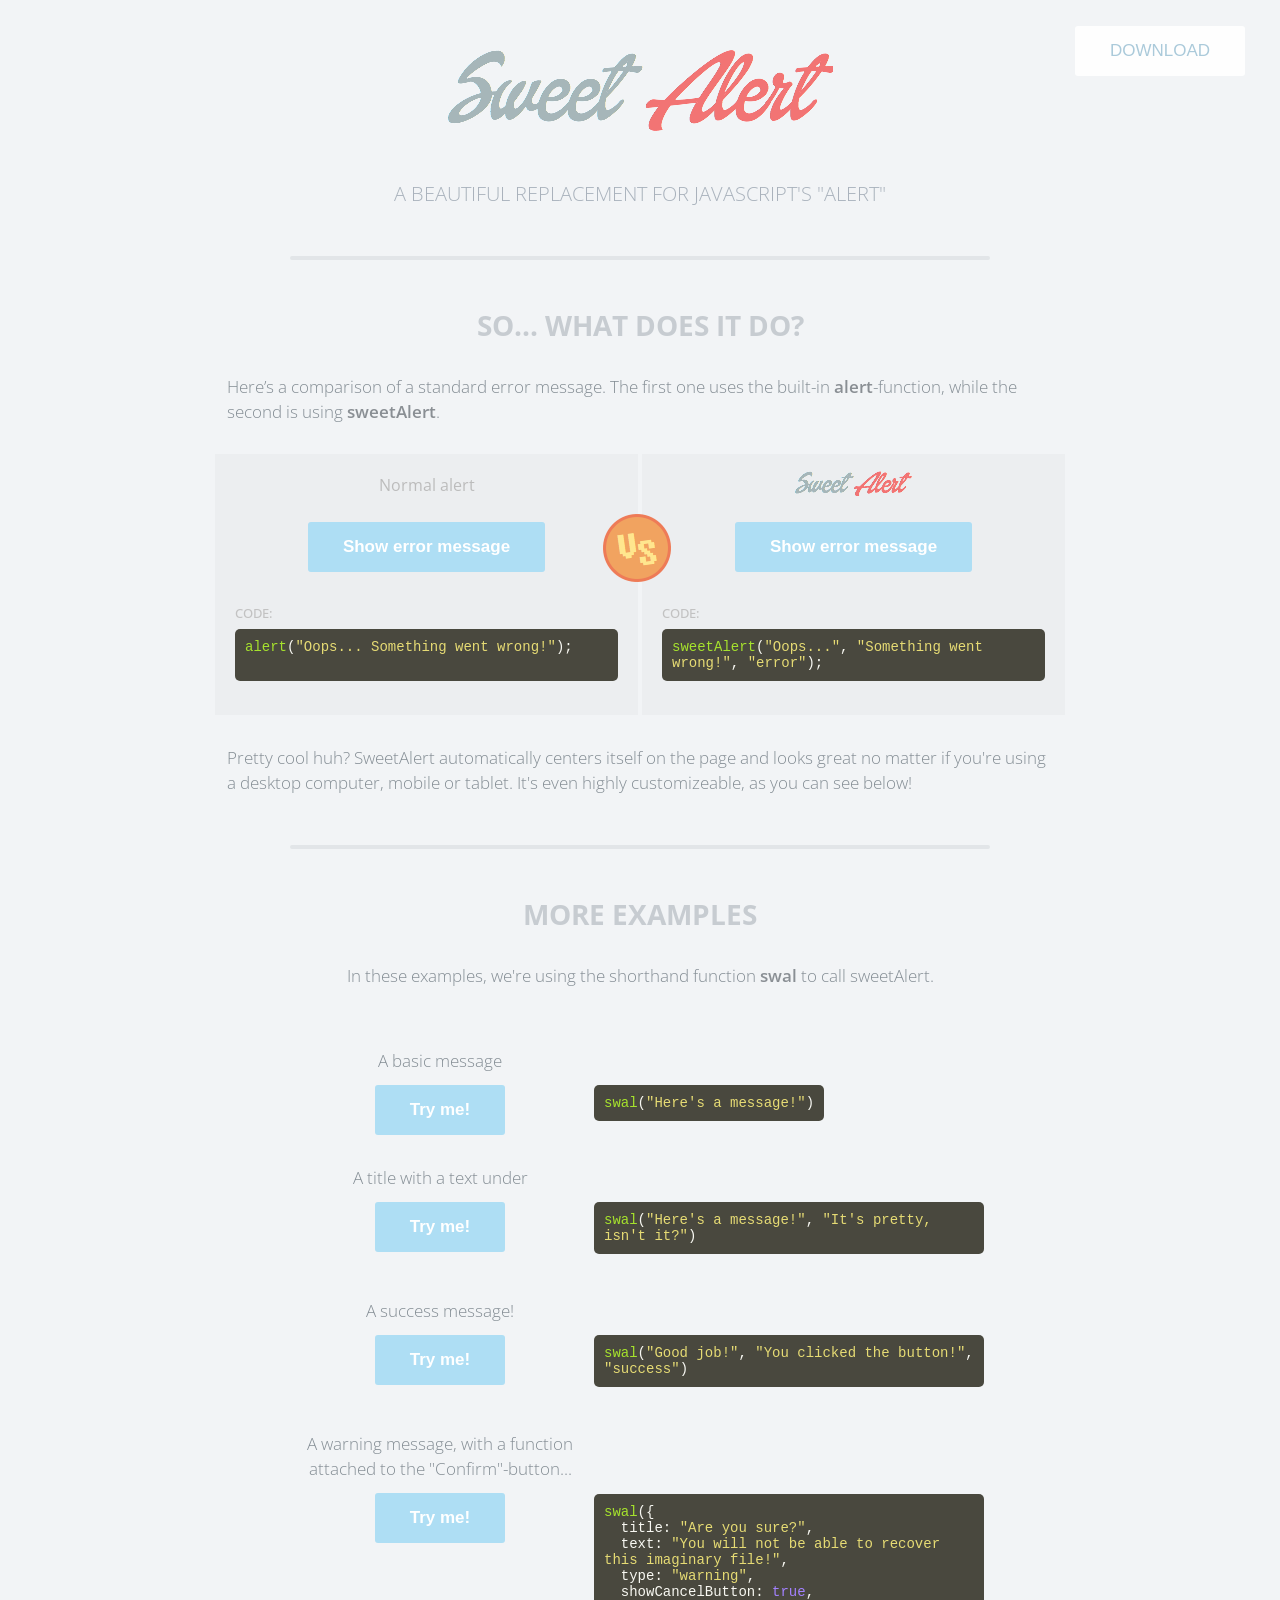
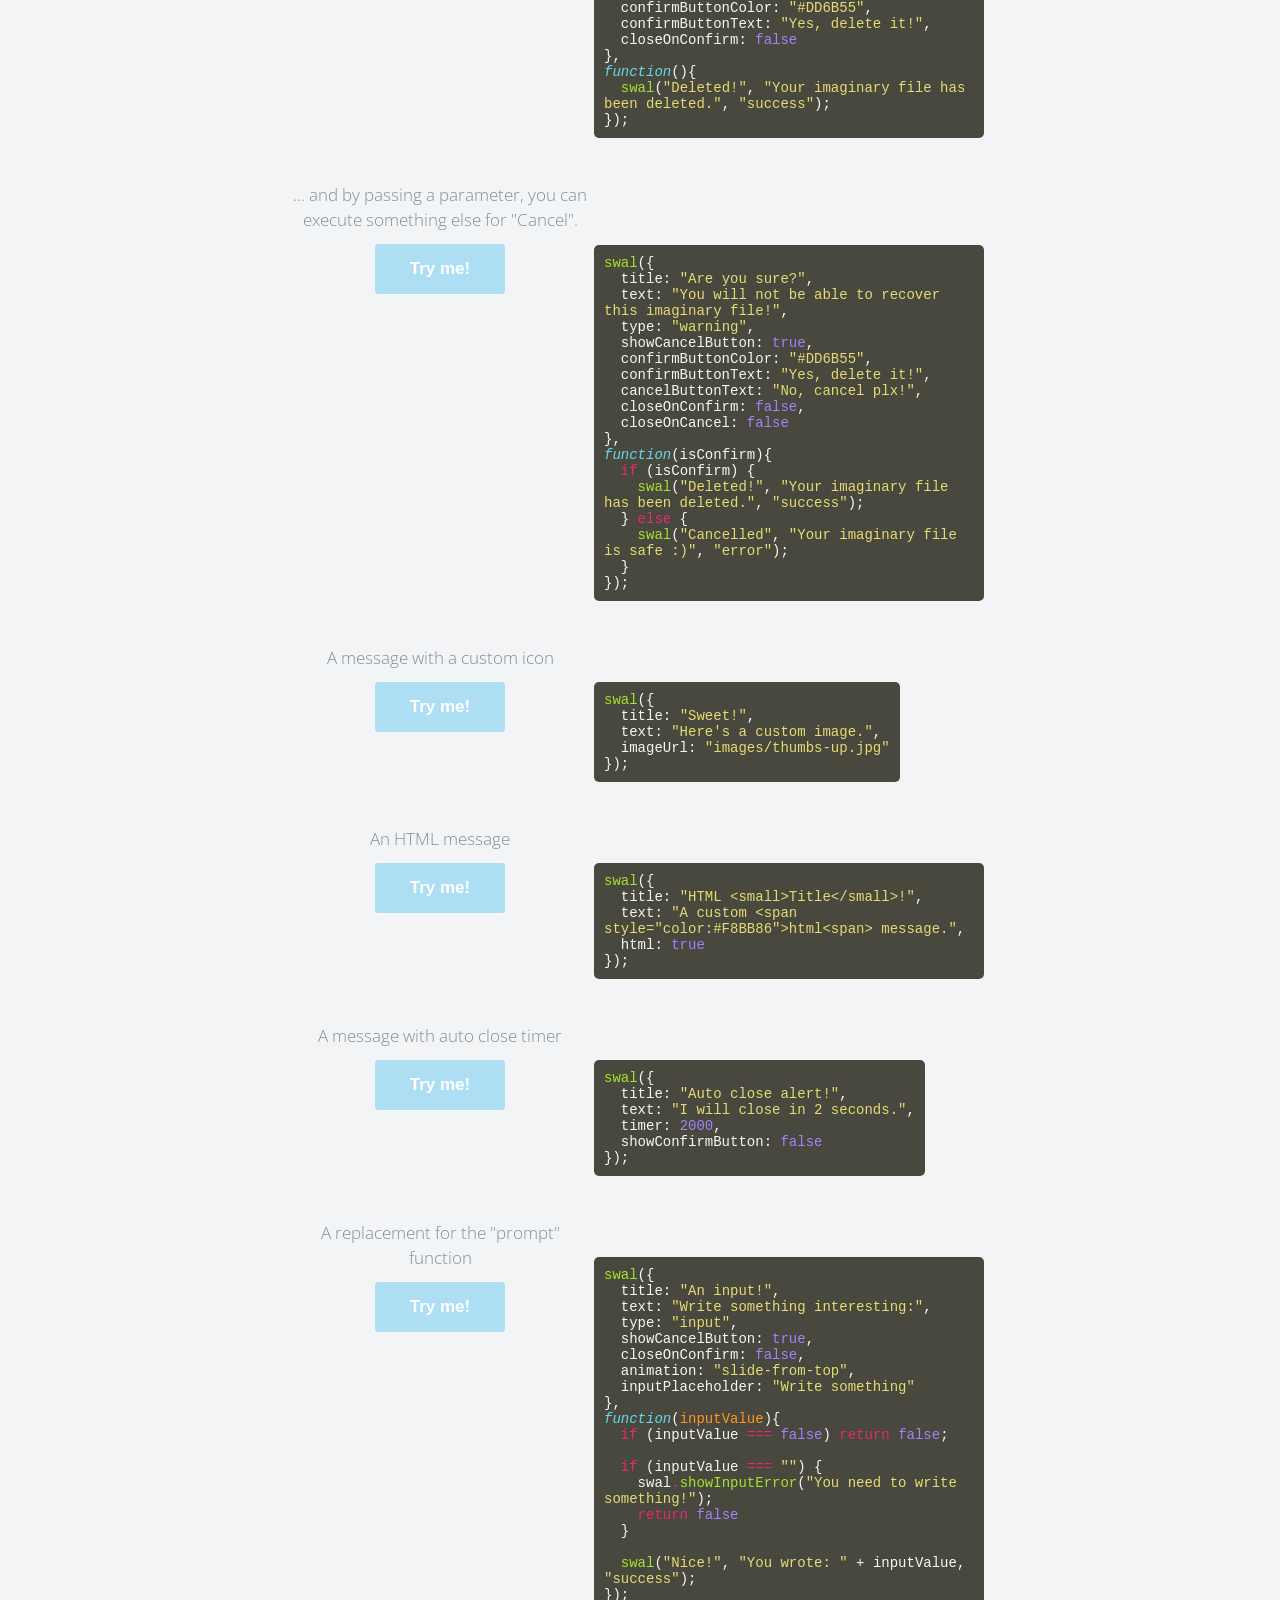
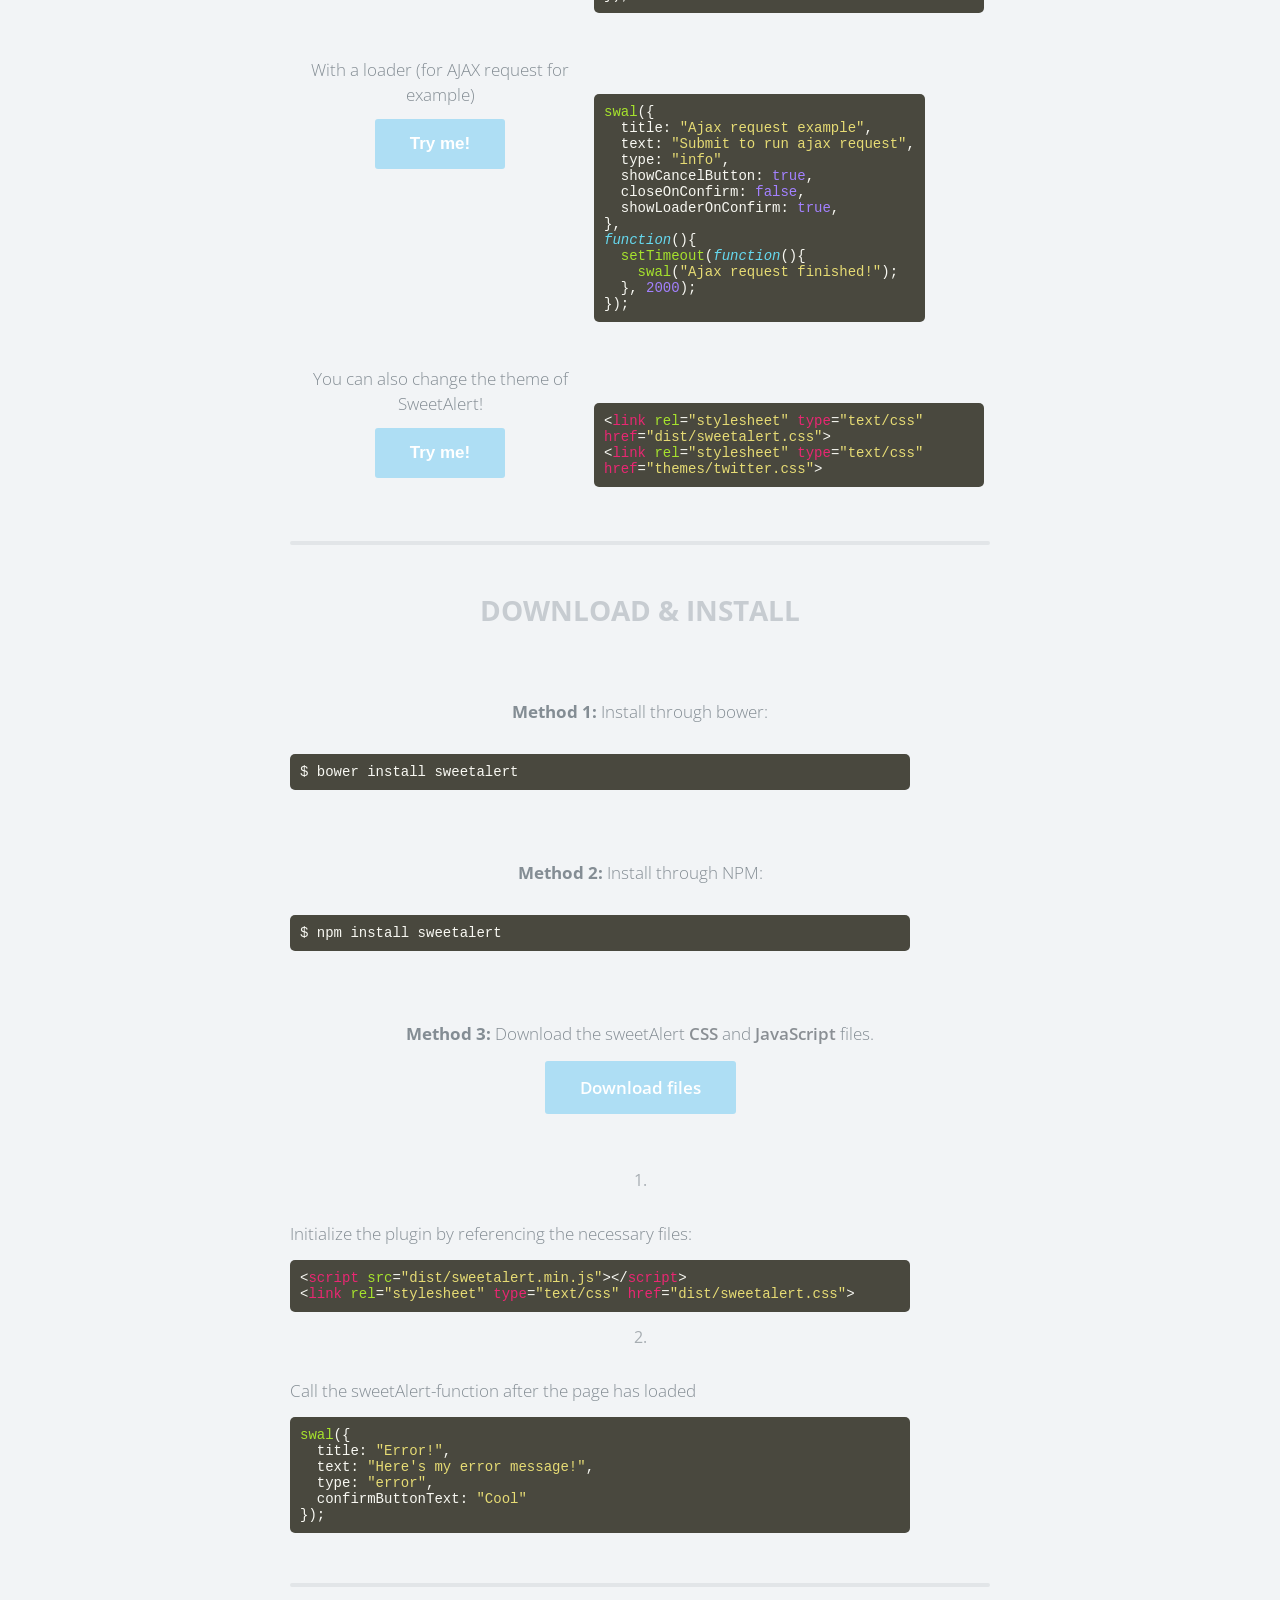
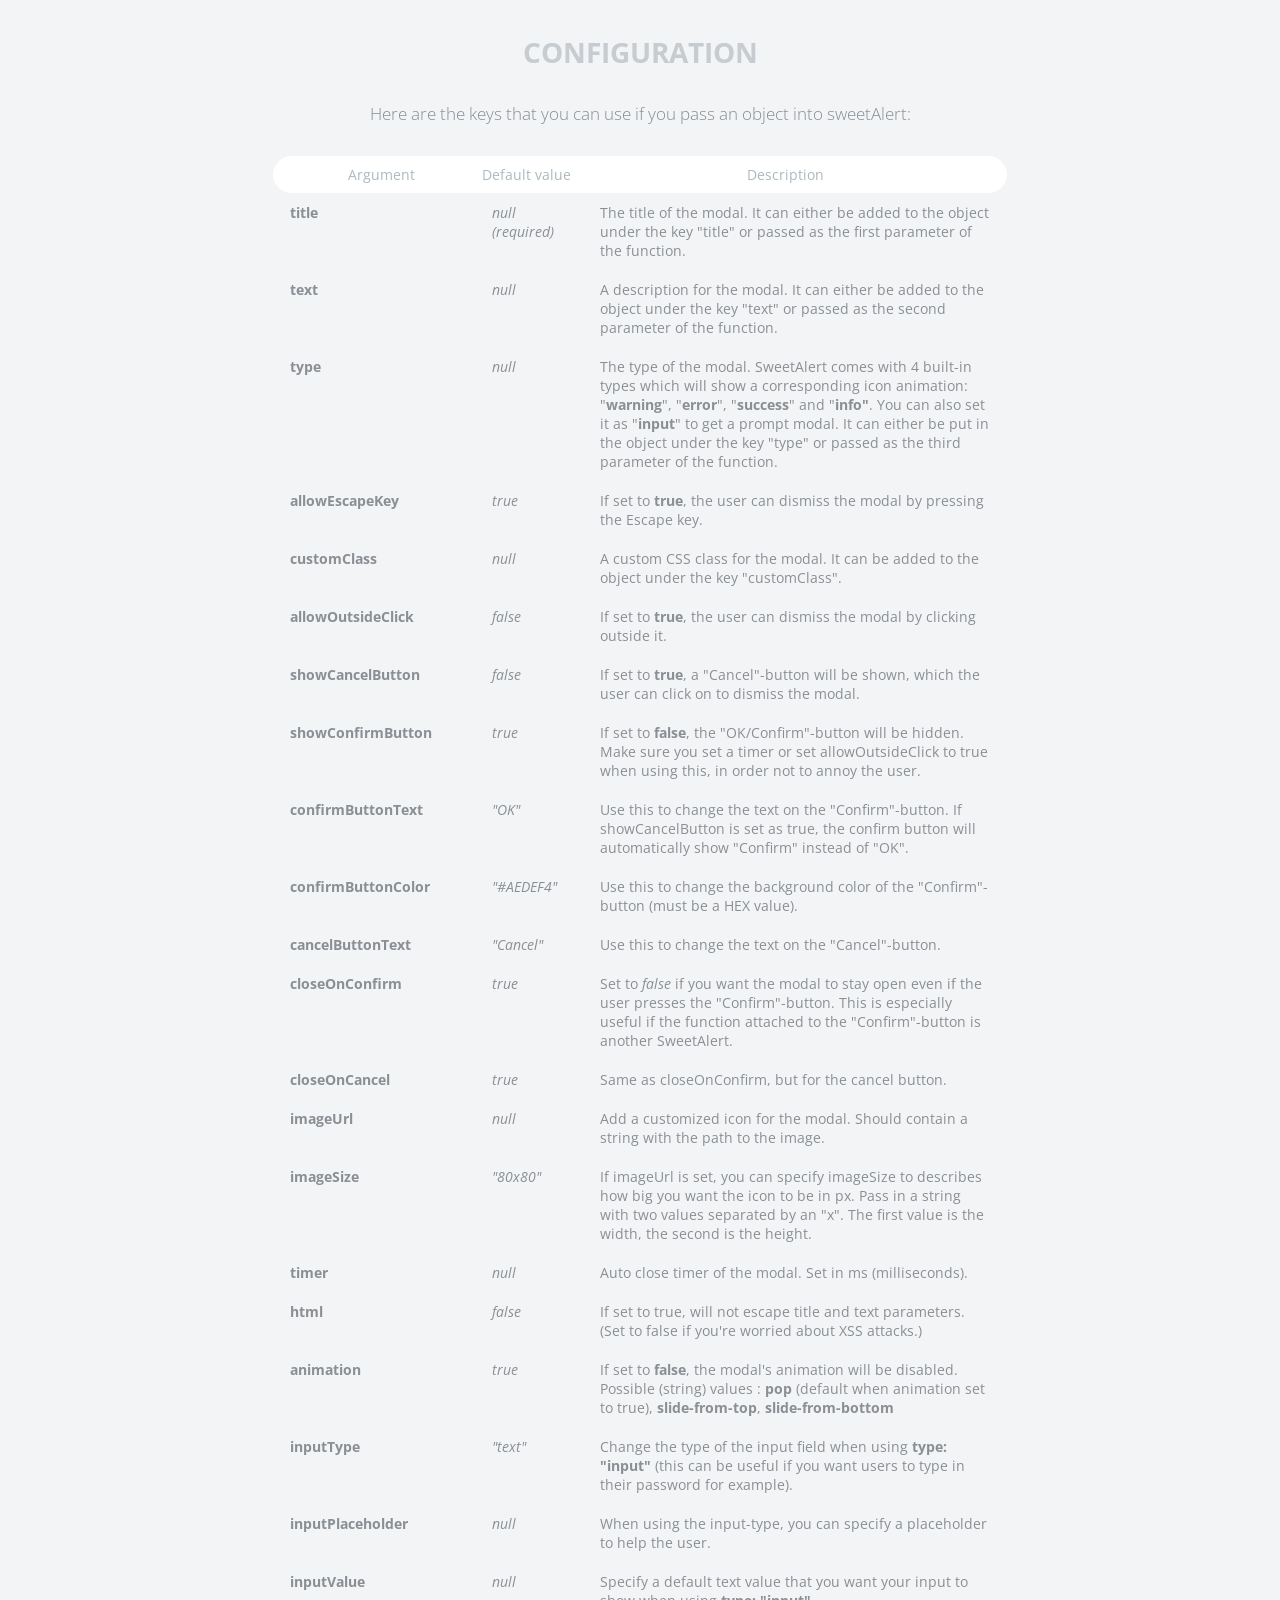
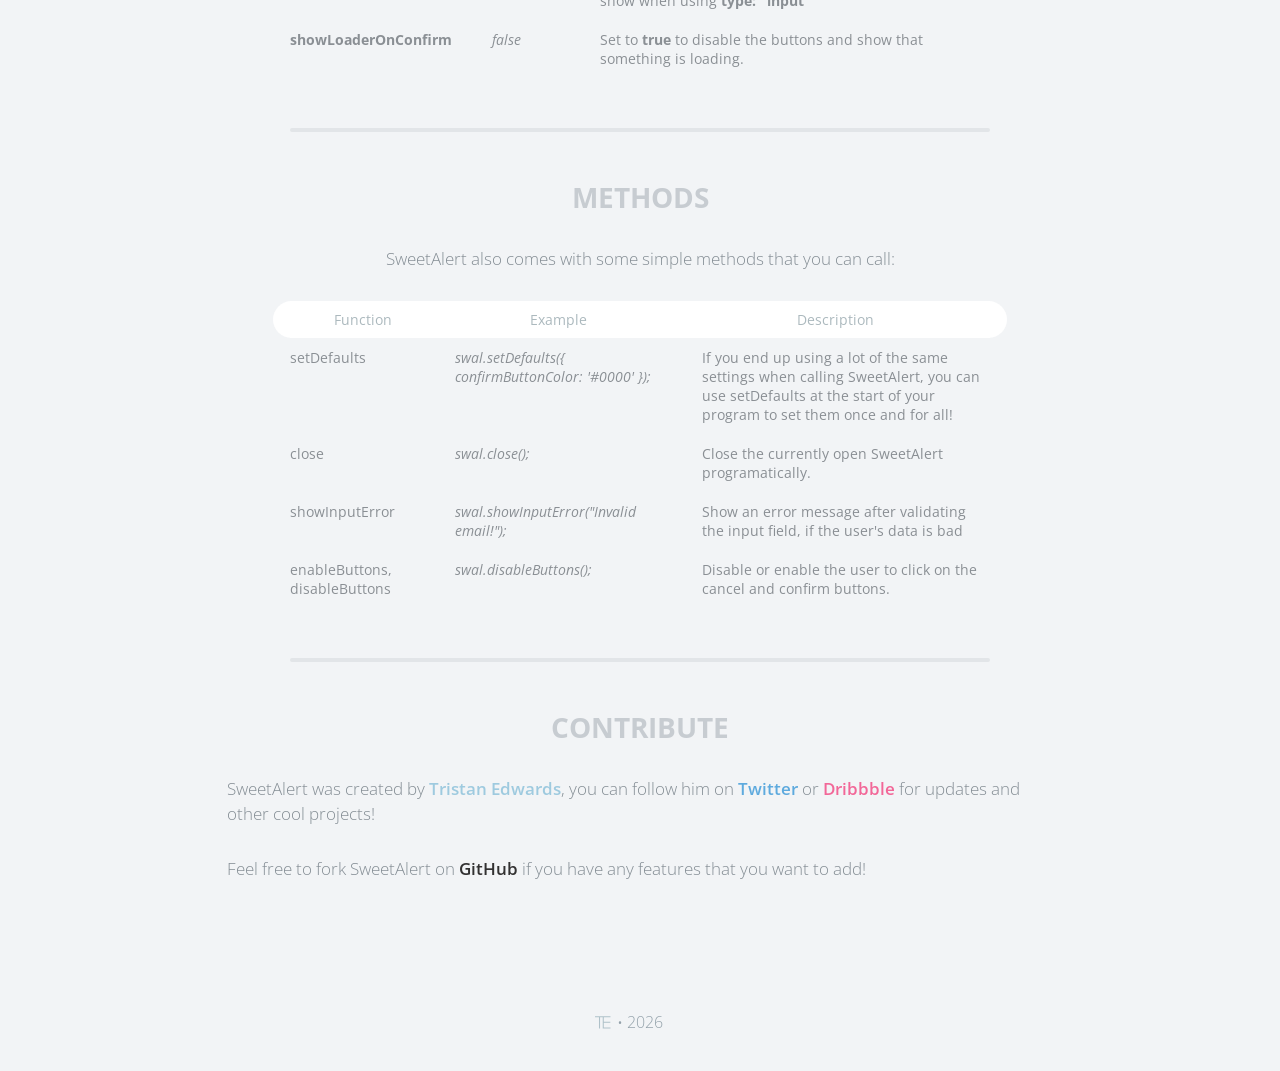
<file: JogosPizza/bower_components/sweetalert/index.html>
<!doctype html>

<html>

<head>
  <meta charset="utf-8">
  <meta name="viewport" content="width=device-width, initial-scale=1, maximum-scale=1, user-scalable=0" />
  <title>SweetAlert</title>

  <link rel="stylesheet" href="example/example.css">
  <script src="https://code.jquery.com/jquery-2.1.3.min.js"></script>

  <!-- This is what you need -->
  <script src="dist/sweetalert-dev.js"></script>
  <link rel="stylesheet" href="dist/sweetalert.css">
  <!--.......................-->

</head>

<body>

<h1>Sweet Alert</h1>
<h2>A beautiful replacement for JavaScript's "Alert"</h2>
<button class="download">Download</button>

<!-- What does it do? -->
<h3>So... What does it do?</h3>
<p>Here’s a comparison of a standard error message. The first one uses the built-in <strong>alert</strong>-function, while the second is using <strong>sweetAlert</strong>.</p>

<div class="showcase normal">
	<h4>Normal alert</h4>
	<button>Show error message</button>

	<h5>Code:</h5>
	<pre><span class="attr">alert</span>(<span class="str">"Oops... Something went wrong!"</span>);

	</pre>

	<div class="vs-icon"></div>
</div>

<div class="showcase sweet">
	<h4>Sweet Alert</h4>
	<button>Show error message</button>

	<h5>Code:</h5>
	<pre><span class="attr">sweetAlert</span>(<span class="str">"Oops..."</span>, <span class="str">"Something went wrong!"</span>, <span class="str">"error"</span>);</pre>
</div>

<p>Pretty cool huh? SweetAlert automatically centers itself on the page and looks great no matter if you're using a desktop computer, mobile or tablet. It's even highly customizeable, as you can see below!</p>


<!-- Examples -->
<h3>More examples</h3>

<p class="center">In these examples, we're using the shorthand function <strong>swal</strong> to call sweetAlert.</p>

<ul class="examples">

	<li class="message">
		<div class="ui">
			<p>A basic message</p>
			<button>Try me!</button>
		</div>
		<pre><span class="attr">swal</span>(<span class="str">"Here's a message!"</span>)</pre>
	</li>

	<li class="title-text">
		<div class="ui">
			<p>A title with a text under</p>
			<button>Try me!</button>
		</div>
		<pre><span class="attr">swal</span>(<span class="str">"Here's a message!"</span>, <span class="str">"It's pretty, isn't it?"</span>)</pre>
	</li>

	<li class="success">
		<div class="ui">
			<p>A success message!</p>
			<button>Try me!</button>
		</div>
		<pre><span class="attr">swal</span>(<span class="str">"Good job!"</span>, <span class="str">"You clicked the button!"</span>, <span class="str">"success"</span>)</pre>
	</li>

	<li class="warning confirm">
		<div class="ui">
			<p>A warning message, with a function attached to the "Confirm"-button...</p>
			<button>Try me!</button>
		</div>
		<pre><span class="attr">swal</span>({
&nbsp;&nbsp;title: <span class="str">"Are you sure?"</span>,
&nbsp;&nbsp;text: <span class="str">"You will not be able to recover this imaginary file!"</span>,
&nbsp;&nbsp;type: <span class="str">"warning"</span>,
&nbsp;&nbsp;showCancelButton: <span class="val">true</span>,
&nbsp;&nbsp;confirmButtonColor: <span class="str">"#DD6B55"</span>,
&nbsp;&nbsp;confirmButtonText: <span class="str">"Yes, delete it!"</span>,
&nbsp;&nbsp;closeOnConfirm: <span class="val">false</span>
},
<span class="func"><i>function</i></span>(){
&nbsp;&nbsp;<span class="attr">swal</span>(<span class="str">"Deleted!"</span>, <span class="str">"Your imaginary file has been deleted."</span>, <span class="str">"success"</span>);
});</pre>
	</li>

	<li class="warning cancel">
		<div class="ui">
			<p>... and by passing a parameter, you can execute something else for "Cancel".</p>
			<button>Try me!</button>
		</div>
		<pre><span class="attr">swal</span>({
&nbsp;&nbsp;title: <span class="str">"Are you sure?"</span>,
&nbsp;&nbsp;text: <span class="str">"You will not be able to recover this imaginary file!"</span>,
&nbsp;&nbsp;type: <span class="str">"warning"</span>,
&nbsp;&nbsp;showCancelButton: <span class="val">true</span>,
&nbsp;&nbsp;confirmButtonColor: <span class="str">"#DD6B55"</span>,
&nbsp;&nbsp;confirmButtonText: <span class="str">"Yes, delete it!"</span>,
&nbsp;&nbsp;cancelButtonText: <span class="str">"No, cancel plx!"</span>,
&nbsp;&nbsp;closeOnConfirm: <span class="val">false</span>,
&nbsp;&nbsp;closeOnCancel: <span class="val">false</span>
},
<span class="func"><i>function</i></span>(isConfirm){
&nbsp;&nbsp;<span class="tag">if</span> (isConfirm) {
&nbsp;&nbsp;&nbsp;&nbsp;<span class="attr">swal</span>(<span class="str">"Deleted!"</span>, <span class="str">"Your imaginary file has been deleted."</span>, <span class="str">"success"</span>);
&nbsp;&nbsp;} <span class="tag">else</span> {
	&nbsp;&nbsp;&nbsp;&nbsp;<span class="attr">swal</span>(<span class="str">"Cancelled"</span>, <span class="str">"Your imaginary file is safe :)"</span>, <span class="str">"error"</span>);
&nbsp;&nbsp;}
});</pre>
	</li>

	<li class="custom-icon">
		<div class="ui">
			<p>A message with a custom icon</p>
			<button>Try me!</button>
		</div>
		<pre><span class="attr">swal</span>({
&nbsp;&nbsp;title: <span class="str">"Sweet!"</span>,
&nbsp;&nbsp;text: <span class="str">"Here's a custom image."</span>,
&nbsp;&nbsp;imageUrl: <span class="str">"images/thumbs-up.jpg"</span>
});</pre>
	</li>

	<li class="message-html">
		<div class="ui">
			<p>An HTML message</p>
			<button>Try me!</button>
		</div>
		<pre><span class="attr">swal</span>({
&nbsp;&nbsp;title: <span class="str">"HTML &lt;small&gt;Title&lt;/small&gt;!"</span>,
&nbsp;&nbsp;text: <span class="str">"A custom &lt;span style="color:#F8BB86"&gt;html&lt;span&gt; message."</span>,
&nbsp;&nbsp;html: <span class="val">true</span>
});</pre>
	</li>

	<li class="timer">
		<div class="ui">
			<p>A message with auto close timer</p>
			<button>Try me!</button>
		</div>
		<pre><span class="attr">swal</span>({
&nbsp;&nbsp;title: <span class="str">"Auto close alert!"</span>,
&nbsp;&nbsp;text: <span class="str">"I will close in 2 seconds."</span>,
&nbsp;&nbsp;timer: <span class="val">2000</span>,
&nbsp;&nbsp;showConfirmButton: <span class="val">false</span>
});</pre>
	</li>


	<li class="input">
		<div class="ui">
			<p>A replacement for the "prompt" function</p>
			<button>Try me!</button>
		</div>
		<pre><span class="attr">swal</span>({
&nbsp;&nbsp;title: <span class="str">"An input!"</span>,
&nbsp;&nbsp;text: <span class="str">"Write something interesting:"</span>,
&nbsp;&nbsp;type: <span class="str">"input"</span>,
&nbsp;&nbsp;showCancelButton: <span class="val">true</span>,
&nbsp;&nbsp;closeOnConfirm: <span class="val">false</span>,
&nbsp;&nbsp;animation: <span class="str">"slide-from-top"</span>,
&nbsp;&nbsp;inputPlaceholder: <span class="str">"Write something"</span>
},
<span class="func"><i>function</i></span>(<span class="arg">inputValue</span>){
&nbsp;&nbsp;<span class="tag">if</span> (inputValue <span class="tag">===</span> <span class="val">false</span>) <span class="tag">return</span> <span class="val">false</span>;
&nbsp;&nbsp;
&nbsp;&nbsp;<span class="tag">if</span> (inputValue <span class="tag">===</span> <span class="str">""</span>) {
&nbsp;&nbsp;&nbsp;&nbsp;swal<span class="tag">.</span><span class="attr">showInputError</span>(<span class="str">"You need to write something!"</span>);
&nbsp;&nbsp;&nbsp;&nbsp;<span class="tag">return</span> <span class="val">false</span>
&nbsp;&nbsp;}
&nbsp;&nbsp;
&nbsp;&nbsp;<span class="attr">swal</span>(<span class="str">"Nice!"</span>, <span class="str">"You wrote: "</span> + inputValue, <span class="str">"success"</span>);
});</pre>
	</li>

  <li class="ajax">
    <div class="ui">
			<p>With a loader (for AJAX request for example)</p>
			<button>Try me!</button>
		</div>
		<pre><span class="attr">swal</span>({
&nbsp;&nbsp;title: <span class="str">"Ajax request example"</span>,
&nbsp;&nbsp;text: <span class="str">"Submit to run ajax request"</span>,
&nbsp;&nbsp;type: <span class="str">"info"</span>,
&nbsp;&nbsp;showCancelButton: <span class="val">true</span>,
&nbsp;&nbsp;closeOnConfirm: <span class="val">false</span>,
&nbsp;&nbsp;showLoaderOnConfirm: <span class="val">true</span>,
},
<span class="func"><i>function</i></span>(){
&nbsp;&nbsp;<span class="attr">setTimeout</span>(<span class="func"><i>function</i></span>(){
&nbsp;&nbsp;&nbsp;&nbsp;<span class="attr">swal</span>(<span class="str">"Ajax request finished!"</span>);
&nbsp;&nbsp;}, <span class="val">2000</span>);
});</pre>
	</li>

	<li class="theme">
		<div class="ui">
			<p>You can also change the theme of SweetAlert!</p>
			<button>Try me!</button>
		</div>
		<pre>&lt;<span class="tag">link</span> <span class="attr">rel</span>=<span class="str">"stylesheet"</span> <span class="tag">type</span>=<span class="str">"text/css"</span> <span class="tag">href</span>=<span class="str">"dist/sweetalert.css"</span>&gt;
			&lt;<span class="tag">link</span> <span class="attr">rel</span>=<span class="str">"stylesheet"</span> <span class="tag">type</span>=<span class="str">"text/css"</span> <span class="tag">href</span>=<span class="str">"themes/twitter.css"</span>&gt;</pre>
	</li>

</ul>


<!-- Download & Install -->
<h3 id="download-section">Download & install</h3>

<div class="center-container">
	<p class="center"><b>Method 1:</b> Install through bower:</p>
	<pre class="center">$ bower install sweetalert</pre>
</div>

<div class="center-container">
	<p class="center"><b>Method 2:</b> Install through NPM:</p>
	<pre class="center">$ npm install sweetalert</pre>
</div>

<p class="center"><b>Method 3:</b> Download the sweetAlert <strong>CSS</strong> and <strong>JavaScript</strong> files.</p>

<a class="button" href="https://github.com/t4t5/sweetalert/archive/master.zip" download>Download files</a>

<ol>
	<li>
		<p>Initialize the plugin by referencing the necessary files:</p>
		<pre>&lt;<span class="tag">script</span> <span class="attr">src</span>=<span class="str">"dist/sweetalert.min.js"</span>&gt;&lt;/<span class="tag">script</span>&gt;
&lt;<span class="tag">link</span> <span class="attr">rel</span>=<span class="str">"stylesheet"</span> <span class="tag">type</span>=<span class="str">"text/css"</span> <span class="tag">href</span>=<span class="str">"dist/sweetalert.css"</span>&gt;</pre>
	</li>

	<li>
		<p>Call the sweetAlert-function after the page has loaded</p>
		<pre><span class="attr">swal</span>({
&nbsp;&nbsp;title: <span class="str">"Error!"</span>,
&nbsp;&nbsp;text: <span class="str">"Here's my error message!"</span>,
&nbsp;&nbsp;type: <span class="str">"error"</span>,
&nbsp;&nbsp;confirmButtonText: <span class="str">"Cool"</span>
});
</pre>
	</li>
</ol>



<!-- Configuration -->
<h3>Configuration</h3>

<p class="center">Here are the keys that you can use if you pass an object into sweetAlert:</p>

<table>
	<tr class="titles">
		<th>
			<div class="border-left"></div>
			Argument
		</th>
		<th>Default value</th>
		<th>
			<div class="border-right"></div>
			Description
		</th>
	</tr>
	<tr>
		<td><b>title</b></td>
		<td><i>null (required)</i></td>
		<td>The title of the modal. It can either be added to the object under the key "title" or passed as the first parameter of the function.</td>
	</tr>
	<tr>
		<td><b>text</b></td>
		<td><i>null</i></td>
		<td>A description for the modal. It can either be added to the object under the key "text" or passed as the second parameter of the function.</td>
	</tr>
	<tr>
		<td><b>type</b></td>
		<td><i>null</i></td>
		<td>The type of the modal. SweetAlert comes with 4 built-in types which will show a corresponding icon animation: "<strong>warning</strong>", "<strong>error</strong>", "<strong>success</strong>" and "<strong>info"</strong>. You can also set it as "<strong>input</strong>" to get a prompt modal. It can either be put in the object under the key "type" or passed as the third parameter of the function.</td>
	</tr>
    <tr>
      <td><b>allowEscapeKey</b></td>
      <td><i>true</i></td>
      <td>If set to <strong>true</strong>, the user can dismiss the modal by pressing the Escape key.</td>
    </tr>
	<tr>
		<td><b>customClass</b></td>
		<td><i>null</i></td>
		<td>A custom CSS class for the modal. It can be added to the object under the key "customClass".</td>
	</tr>
	<tr>
		<td><b>allowOutsideClick</b></td>
		<td><i>false</i></td>
		<td>If set to <strong>true</strong>, the user can dismiss the modal by clicking outside it.</td>
	</tr>
	<tr>
		<td><b>showCancelButton</b></td>
		<td><i>false</i></td>
		<td>If set to <strong>true</strong>, a "Cancel"-button will be shown, which the user can click on to dismiss the modal.</td>
	</tr>
	<tr>
		<td><b>showConfirmButton</b></td>
		<td><i>true</i></td>
		<td>If set to <strong>false</strong>, the "OK/Confirm"-button will be hidden. Make sure you set a timer or set allowOutsideClick to true when using this, in order not to annoy the user.</td>
	</tr>
	<tr>
		<td><b>confirmButtonText</b></td>
		<td><i>"OK"</i></td>
		<td>Use this to change the text on the "Confirm"-button. If showCancelButton is set as true, the confirm button will automatically show "Confirm" instead of "OK".</td>
	</tr>
	<tr>
		<td><b>confirmButtonColor</b></td>
		<td><i>"#AEDEF4"</i></td>
		<td>Use this to change the background color of the "Confirm"-button (must be a HEX value).</td>
	</tr>
	<tr>
		<td><b>cancelButtonText</b></td>
		<td><i>"Cancel"</i></td>
		<td>Use this to change the text on the "Cancel"-button.</td>
	</tr>
	<tr>
		<td><b>closeOnConfirm</b></td>
		<td><i>true</i></td>
		<td>Set to <i>false</i> if you want the modal to stay open even if the user presses the "Confirm"-button. This is especially useful if the function attached to the "Confirm"-button is another SweetAlert.</td>
	</tr>
	<tr>
		<td><b>closeOnCancel</b></td>
		<td><i>true</i></td>
		<td>Same as closeOnConfirm, but for the cancel button.</td>
	</tr>
	<tr>
		<td><b>imageUrl</b></td>
		<td><i>null</i></td>
		<td>Add a customized icon for the modal. Should contain a string with the path to the image.</td>
	</tr>
	<tr>
		<td><b>imageSize</b></td>
		<td><i>"80x80"</i></td>
		<td>If imageUrl is set, you can specify imageSize to describes how big you want the icon to be in px. Pass in a string with two values separated by an "x". The first value is the width, the second is the height.</td>
	</tr>
	<tr>
		<td><b>timer</b></td>
		<td><i>null</i></td>
		<td>Auto close timer of the modal. Set in ms (milliseconds).</td>
	</tr>
	<tr>
		<td><b>html</b></td>
		<td><i>false</i></td>
		<td>If set to true, will not escape title and text parameters. (Set to false if you're worried about XSS attacks.)</td>
	</tr>
	<tr>
		<td><b>animation</b></td>
		<td><i>true</i></td>
		<td>If set to <strong>false</strong>, the modal's animation will be disabled. Possible (string) values : <strong>pop</strong> (default when animation set to true), <strong>slide-from-top</strong>, <strong>slide-from-bottom</strong></td>
	</tr>
	<tr>
		<td><b>inputType</b></td>
		<td><i>"text"</i></td>
		<td>Change the type of the input field when using <strong>type: "input"</strong> (this can be useful if you want users to type in their password for example).</td>
	</tr>
	<tr>
		<td><b>inputPlaceholder</b></td>
		<td><i>null</i></td>
		<td>When using the input-type, you can specify a placeholder to help the user.</td>
	</tr>
	<tr>
		<td><b>inputValue</b></td>
		<td><i>null</i></td>
		<td>Specify a default text value that you want your input to show when using <strong>type: "input"</strong></td>
	</tr>
	<tr>
		<td><b>showLoaderOnConfirm</b></td>
		<td><i>false</i></td>
    <td>Set to <strong>true</strong> to disable the buttons and show that something is loading.</td>
	</tr>
</table>


<!-- Methods -->
<h3>Methods</h3>

<p class="center">SweetAlert also comes with some simple methods that you can call:</p>

<table>
	<tr class="titles">
		<th>
			<div class="border-left"></div>
			Function
		</th>
		<th>Example</th>
		<th>
			<div class="border-right"></div>
			Description
		</th>
	</tr>
	<tr>
		<td>setDefaults</td>
		<td><i>swal.setDefaults({ confirmButtonColor: '#0000' });</i></td>
		<td>If you end up using a lot of the same settings when calling SweetAlert, you can use setDefaults at the start of your program to set them once and for all!</td>
	</tr>
	<tr>
		<td>close</td>
		<td><i>swal.close();</i></td>
		<td>Close the currently open SweetAlert programatically.</td>
	</tr>
	<tr>
		<td>showInputError</td>
		<td><i>swal.showInputError("Invalid email!");</i></td>
		<td>Show an error message after validating the input field, if the user's data is bad</td>
	</tr>
	<tr>
		<td>enableButtons, disableButtons</td>
		<td><i>swal.disableButtons();</i></td>
		<td>Disable or enable the user to click on the cancel and confirm buttons.</td>
	</tr>
</table>



<!-- Contribute -->
<h3>Contribute</h3>
<p>SweetAlert was created by <a href="http://tristanedwards.me" target="_blank">Tristan Edwards</a>, you can follow him on <a href="https://twitter.com/t4t5" target="_blank" class="twitter">Twitter</a> or <a href="https://dribbble.com/tristanedwards" target="_blank" class="dribbble">Dribbble</a> for updates and other cool projects!</p>
<p>Feel free to fork SweetAlert on <a href="https://github.com/t4t5/sweetalert" class="github">GitHub</a> if you have any features that you want to add!</p>


<footer>
	<span class="te-logo">TE</span> • <script>document.write(new Date().getFullYear())</script>
</footer>


<script>

document.querySelector('button.download').onclick = function(){
	$("html, body").animate({ scrollTop: $("#download-section").offset().top }, 1000);
};

document.querySelector('.showcase.normal button').onclick = function(){
	alert("Oops... Something went wrong!");
};

document.querySelector('.showcase.sweet button').onclick = function(){
	swal("Oops...", "Something went wrong!", "error");
};

document.querySelector('ul.examples li.message button').onclick = function(){
	swal("Here's a message!");
};

document.querySelector('ul.examples li.timer button').onclick = function(){
	swal({
		title: "Auto close alert!",
		text: "I will close in 2 seconds.",
		timer: 2000,
		showConfirmButton: false
	});
};

document.querySelector('ul.examples li.title-text button').onclick = function(){
	swal("Here's a message!", "It's pretty, isn't it?");
};

document.querySelector('ul.examples li.success button').onclick = function(){
	swal("Good job!", "You clicked the button!", "success");
};

document.querySelector('ul.examples li.warning.confirm button').onclick = function(){
	swal({
		title: "Are you sure?",
		text: "You will not be able to recover this imaginary file!",
		type: "warning",
		showCancelButton: true,
		confirmButtonColor: '#DD6B55',
		confirmButtonText: 'Yes, delete it!',
		closeOnConfirm: false
	},
	function(){
		swal("Deleted!", "Your imaginary file has been deleted!", "success");
	});
};

document.querySelector('ul.examples li.warning.cancel button').onclick = function(){
	swal({
		title: "Are you sure?",
		text: "You will not be able to recover this imaginary file!",
		type: "warning",
		showCancelButton: true,
		confirmButtonColor: '#DD6B55',
		confirmButtonText: 'Yes, delete it!',
		cancelButtonText: "No, cancel plx!",
		closeOnConfirm: false,
		closeOnCancel: false
	},
	function(isConfirm){
    if (isConfirm){
      swal("Deleted!", "Your imaginary file has been deleted!", "success");
    } else {
      swal("Cancelled", "Your imaginary file is safe :)", "error");
    }
	});
};

document.querySelector('ul.examples li.custom-icon button').onclick = function(){
	swal({
		title: "Sweet!",
		text: "Here's a custom image.",
		imageUrl: 'example/images/thumbs-up.jpg'
	});
};

document.querySelector('ul.examples li.message-html button').onclick = function(){
	swal({
		title: "HTML <small>Title</small>!",
		text: 'A custom <span style="color:#F8BB86">html<span> message.',
		html: true
	});
};

document.querySelector('ul.examples li.input button').onclick = function(){
	swal({
		title: "An input!",
		text: 'Write something interesting:',
		type: 'input',
		showCancelButton: true,
		closeOnConfirm: false,
		animation: "slide-from-top",
		inputPlaceholder: "Write something",
	},
	function(inputValue){
		if (inputValue === false) return false;

		if (inputValue === "") {
			swal.showInputError("You need to write something!");
			return false;
		}
    
		swal("Nice!", 'You wrote: ' + inputValue, "success");

	});
};

document.querySelector('ul.examples li.theme button').onclick = function() {
	swal({
		title: "Themes!",
		text: "Here's the Twitter theme for SweetAlert!",
		confirmButtonText: "Cool!",
		customClass: 'twitter'
	});
};

document.querySelector('ul.examples li.ajax button').onclick = function() {
  swal({
    title: 'Ajax request example',
    text: 'Submit to run ajax request',
    type: 'info',
    showCancelButton: true,
    closeOnConfirm: false,
    showLoaderOnConfirm: true,
  }, function(){
    setTimeout(function() {
      swal('Ajax request finished!');
    }, 2000);
  });
};

</script>



</body>

</html>
</file>
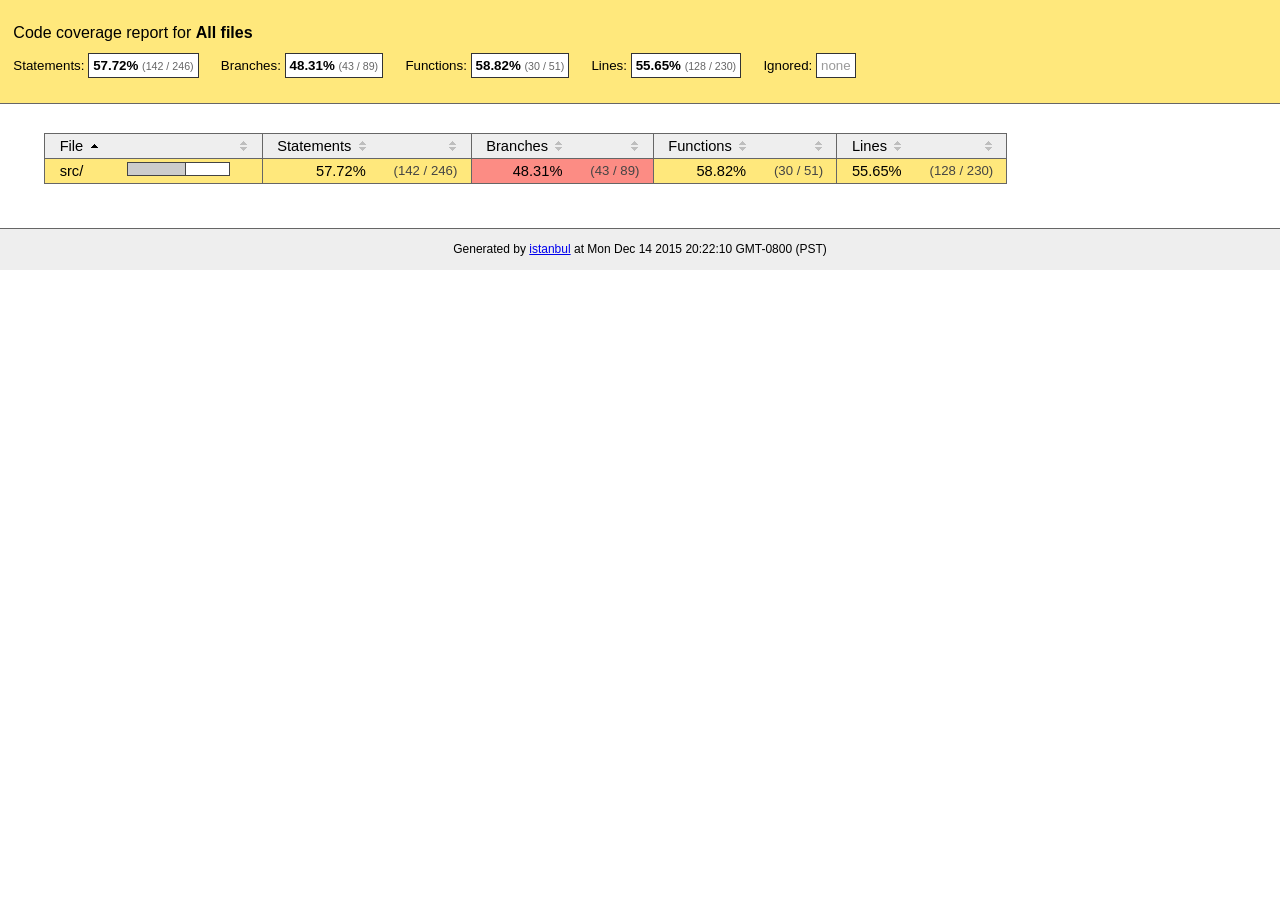
<file: JogosPizza/bower_components/ui-listView/reports/coverage/html/index.html>
<!DOCTYPE html>
<html lang="en">
<head>
    <title>Code coverage report for All files</title>
    <meta charset="utf-8">
    <link rel="stylesheet" href="prettify.css">
    <link rel="stylesheet" href="base.css">
    <style type='text/css'>
        div.coverage-summary .sorter {
            background-image: url(sort-arrow-sprite.png);
        }
    </style>
</head>
<body>
<div class="header medium">
    <h1>Code coverage report for <span class="entity">All files</span></h1>
    <h2>
        Statements: <span class="metric">57.72% <small>(142 / 246)</small></span> &nbsp;&nbsp;&nbsp;&nbsp;
        Branches: <span class="metric">48.31% <small>(43 / 89)</small></span> &nbsp;&nbsp;&nbsp;&nbsp;
        Functions: <span class="metric">58.82% <small>(30 / 51)</small></span> &nbsp;&nbsp;&nbsp;&nbsp;
        Lines: <span class="metric">55.65% <small>(128 / 230)</small></span> &nbsp;&nbsp;&nbsp;&nbsp;
        Ignored: <span class="metric"><span class="ignore-none">none</span></span> &nbsp;&nbsp;&nbsp;&nbsp;
    </h2>
    <div class="path"></div>
</div>
<div class="body">
<div class="coverage-summary">
<table>
<thead>
<tr>
   <th data-col="file" data-fmt="html" data-html="true" class="file">File</th>
   <th data-col="pic" data-type="number" data-fmt="html" data-html="true" class="pic"></th>
   <th data-col="statements" data-type="number" data-fmt="pct" class="pct">Statements</th>
   <th data-col="statements_raw" data-type="number" data-fmt="html" class="abs"></th>
   <th data-col="branches" data-type="number" data-fmt="pct" class="pct">Branches</th>
   <th data-col="branches_raw" data-type="number" data-fmt="html" class="abs"></th>
   <th data-col="functions" data-type="number" data-fmt="pct" class="pct">Functions</th>
   <th data-col="functions_raw" data-type="number" data-fmt="html" class="abs"></th>
   <th data-col="lines" data-type="number" data-fmt="pct" class="pct">Lines</th>
   <th data-col="lines_raw" data-type="number" data-fmt="html" class="abs"></th>
</tr>
</thead>
<tbody><tr>
	<td class="file medium" data-value="src/"><a href="src/index.html">src/</a></td>
	<td data-value="57.72" class="pic medium"><span class="cover-fill" style="width: 57px;"></span><span class="cover-empty" style="width:43px;"></span></td>
	<td data-value="57.72" class="pct medium">57.72%</td>
	<td data-value="246" class="abs medium">(142&nbsp;/&nbsp;246)</td>
	<td data-value="48.31" class="pct low">48.31%</td>
	<td data-value="89" class="abs low">(43&nbsp;/&nbsp;89)</td>
	<td data-value="58.82" class="pct medium">58.82%</td>
	<td data-value="51" class="abs medium">(30&nbsp;/&nbsp;51)</td>
	<td data-value="55.65" class="pct medium">55.65%</td>
	<td data-value="230" class="abs medium">(128&nbsp;/&nbsp;230)</td>
	</tr>

</tbody>
</table>
</div>
</div>
<div class="footer">
    <div class="meta">Generated by <a href="http://istanbul-js.org/" target="_blank">istanbul</a> at Mon Dec 14 2015 20:22:10 GMT-0800 (PST)</div>
</div>
<script src="prettify.js"></script>
<script>
window.onload = function () {
        if (typeof prettyPrint === 'function') {
            prettyPrint();
        }
};
</script>
<script src="sorter.js"></script>
</body>
</html>
</file>
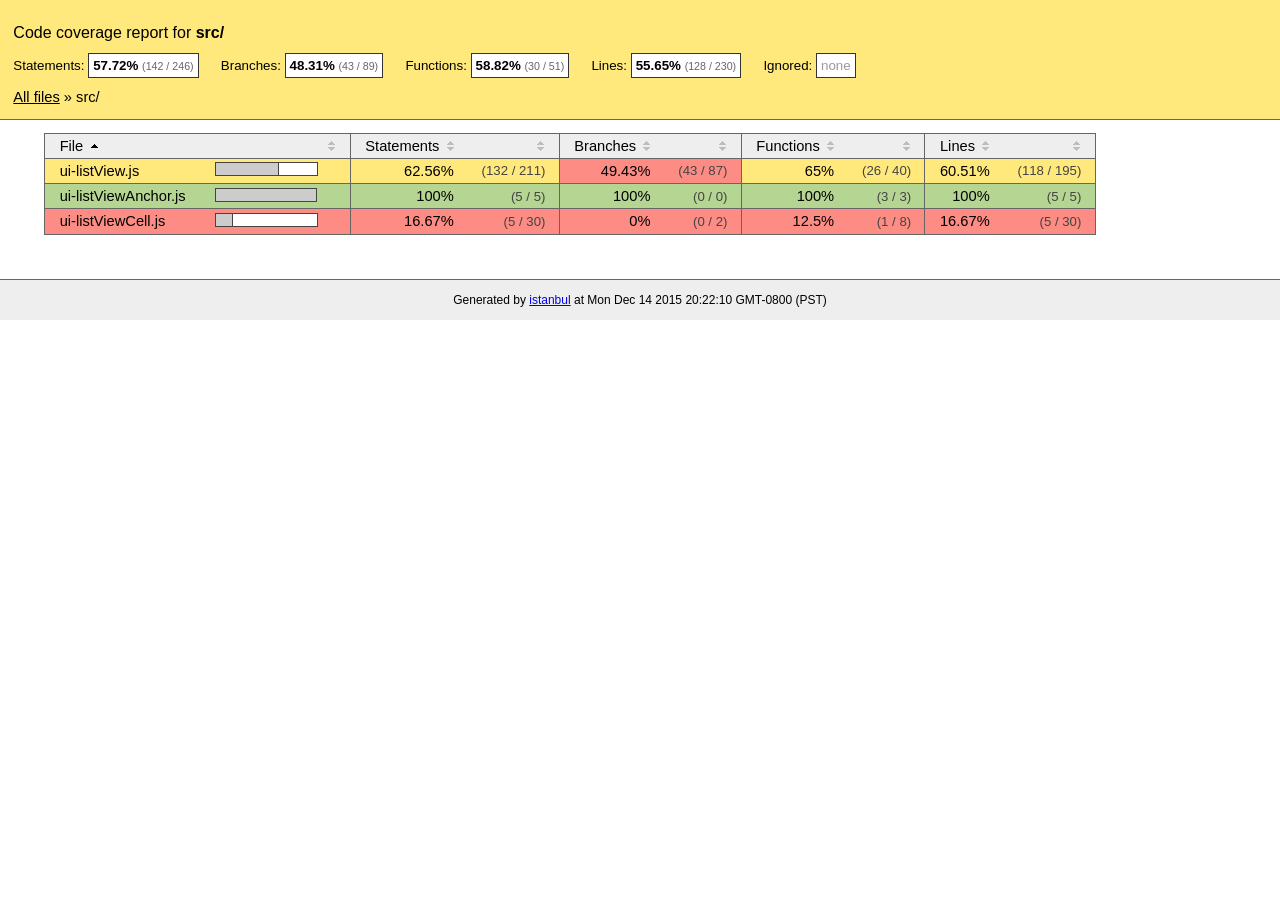
<file: JogosPizza/bower_components/ui-listView/reports/coverage/html/src/index.html>
<!doctype html>
<html lang="en">
<head>
    <title>Code coverage report for src/</title>
    <meta charset="utf-8">
    <link rel="stylesheet" href="../prettify.css">
    <link rel="stylesheet" href="../base.css">
    <style type='text/css'>
        div.coverage-summary .sorter {
            background-image: url(../sort-arrow-sprite.png);
        }
    </style>
</head>
<body>
<div class="header medium">
    <h1>Code coverage report for <span class="entity">src/</span></h1>
    <h2>
        Statements: <span class="metric">57.72% <small>(142 / 246)</small></span> &nbsp;&nbsp;&nbsp;&nbsp;
        Branches: <span class="metric">48.31% <small>(43 / 89)</small></span> &nbsp;&nbsp;&nbsp;&nbsp;
        Functions: <span class="metric">58.82% <small>(30 / 51)</small></span> &nbsp;&nbsp;&nbsp;&nbsp;
        Lines: <span class="metric">55.65% <small>(128 / 230)</small></span> &nbsp;&nbsp;&nbsp;&nbsp;
        Ignored: <span class="metric"><span class="ignore-none">none</span></span> &nbsp;&nbsp;&nbsp;&nbsp;
    </h2>
    <div class="path"><a href="../index.html">All files</a> &#187; src/</div>
</div>
<div class="body">
<div class="coverage-summary">
<table>
<thead>
<tr>
   <th data-col="file" data-fmt="html" data-html="true" class="file">File</th>
   <th data-col="pic" data-type="number" data-fmt="html" data-html="true" class="pic"></th>
   <th data-col="statements" data-type="number" data-fmt="pct" class="pct">Statements</th>
   <th data-col="statements_raw" data-type="number" data-fmt="html" class="abs"></th>
   <th data-col="branches" data-type="number" data-fmt="pct" class="pct">Branches</th>
   <th data-col="branches_raw" data-type="number" data-fmt="html" class="abs"></th>
   <th data-col="functions" data-type="number" data-fmt="pct" class="pct">Functions</th>
   <th data-col="functions_raw" data-type="number" data-fmt="html" class="abs"></th>
   <th data-col="lines" data-type="number" data-fmt="pct" class="pct">Lines</th>
   <th data-col="lines_raw" data-type="number" data-fmt="html" class="abs"></th>
</tr>
</thead>
<tbody><tr>
	<td class="file medium" data-value="ui-listView.js"><a href="ui-listView.js.html">ui-listView.js</a></td>
	<td data-value="62.56" class="pic medium"><span class="cover-fill" style="width: 62px;"></span><span class="cover-empty" style="width:38px;"></span></td>
	<td data-value="62.56" class="pct medium">62.56%</td>
	<td data-value="211" class="abs medium">(132&nbsp;/&nbsp;211)</td>
	<td data-value="49.43" class="pct low">49.43%</td>
	<td data-value="87" class="abs low">(43&nbsp;/&nbsp;87)</td>
	<td data-value="65" class="pct medium">65%</td>
	<td data-value="40" class="abs medium">(26&nbsp;/&nbsp;40)</td>
	<td data-value="60.51" class="pct medium">60.51%</td>
	<td data-value="195" class="abs medium">(118&nbsp;/&nbsp;195)</td>
	</tr>

<tr>
	<td class="file high" data-value="ui-listViewAnchor.js"><a href="ui-listViewAnchor.js.html">ui-listViewAnchor.js</a></td>
	<td data-value="100" class="pic high"><span class="cover-fill cover-full" style="width: 100px;"></span><span class="cover-empty" style="width:0px;"></span></td>
	<td data-value="100" class="pct high">100%</td>
	<td data-value="5" class="abs high">(5&nbsp;/&nbsp;5)</td>
	<td data-value="100" class="pct high">100%</td>
	<td data-value="0" class="abs high">(0&nbsp;/&nbsp;0)</td>
	<td data-value="100" class="pct high">100%</td>
	<td data-value="3" class="abs high">(3&nbsp;/&nbsp;3)</td>
	<td data-value="100" class="pct high">100%</td>
	<td data-value="5" class="abs high">(5&nbsp;/&nbsp;5)</td>
	</tr>

<tr>
	<td class="file low" data-value="ui-listViewCell.js"><a href="ui-listViewCell.js.html">ui-listViewCell.js</a></td>
	<td data-value="16.67" class="pic low"><span class="cover-fill" style="width: 16px;"></span><span class="cover-empty" style="width:84px;"></span></td>
	<td data-value="16.67" class="pct low">16.67%</td>
	<td data-value="30" class="abs low">(5&nbsp;/&nbsp;30)</td>
	<td data-value="0" class="pct low">0%</td>
	<td data-value="2" class="abs low">(0&nbsp;/&nbsp;2)</td>
	<td data-value="12.5" class="pct low">12.5%</td>
	<td data-value="8" class="abs low">(1&nbsp;/&nbsp;8)</td>
	<td data-value="16.67" class="pct low">16.67%</td>
	<td data-value="30" class="abs low">(5&nbsp;/&nbsp;30)</td>
	</tr>

</tbody>
</table>
</div>
</div>
<div class="footer">
    <div class="meta">Generated by <a href="http://istanbul-js.org/" target="_blank">istanbul</a> at Mon Dec 14 2015 20:22:10 GMT-0800 (PST)</div>
</div>
<script src="../prettify.js"></script>
<script>
window.onload = function () {
        if (typeof prettyPrint === 'function') {
            prettyPrint();
        }
};
</script>
<script src="../sorter.js"></script>
</body>
</html>
</file>
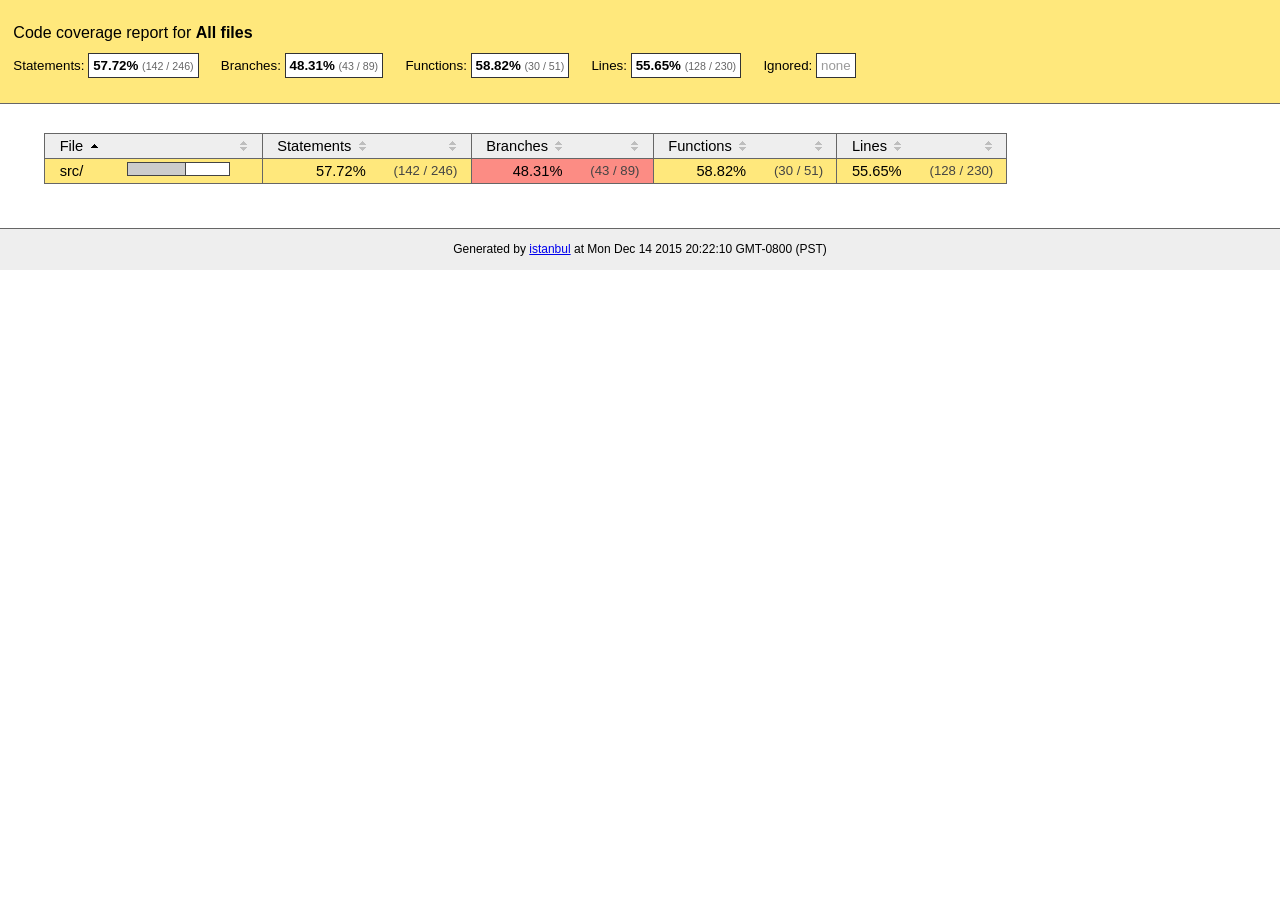
<file: JogosPizza/bower_components/ui-listView/reports/coverage/lcov/lcov-report/index.html>
<!doctype html>
<html lang="en">
<head>
    <title>Code coverage report for All files</title>
    <meta charset="utf-8">
    <link rel="stylesheet" href="prettify.css">
    <link rel="stylesheet" href="base.css">
    <style type='text/css'>
        div.coverage-summary .sorter {
            background-image: url(sort-arrow-sprite.png);
        }
    </style>
</head>
<body>
<div class="header medium">
    <h1>Code coverage report for <span class="entity">All files</span></h1>
    <h2>
        Statements: <span class="metric">57.72% <small>(142 / 246)</small></span> &nbsp;&nbsp;&nbsp;&nbsp;
        Branches: <span class="metric">48.31% <small>(43 / 89)</small></span> &nbsp;&nbsp;&nbsp;&nbsp;
        Functions: <span class="metric">58.82% <small>(30 / 51)</small></span> &nbsp;&nbsp;&nbsp;&nbsp;
        Lines: <span class="metric">55.65% <small>(128 / 230)</small></span> &nbsp;&nbsp;&nbsp;&nbsp;
        Ignored: <span class="metric"><span class="ignore-none">none</span></span> &nbsp;&nbsp;&nbsp;&nbsp;
    </h2>
    <div class="path"></div>
</div>
<div class="body">
<div class="coverage-summary">
<table>
<thead>
<tr>
   <th data-col="file" data-fmt="html" data-html="true" class="file">File</th>
   <th data-col="pic" data-type="number" data-fmt="html" data-html="true" class="pic"></th>
   <th data-col="statements" data-type="number" data-fmt="pct" class="pct">Statements</th>
   <th data-col="statements_raw" data-type="number" data-fmt="html" class="abs"></th>
   <th data-col="branches" data-type="number" data-fmt="pct" class="pct">Branches</th>
   <th data-col="branches_raw" data-type="number" data-fmt="html" class="abs"></th>
   <th data-col="functions" data-type="number" data-fmt="pct" class="pct">Functions</th>
   <th data-col="functions_raw" data-type="number" data-fmt="html" class="abs"></th>
   <th data-col="lines" data-type="number" data-fmt="pct" class="pct">Lines</th>
   <th data-col="lines_raw" data-type="number" data-fmt="html" class="abs"></th>
</tr>
</thead>
<tbody><tr>
	<td class="file medium" data-value="src/"><a href="src/index.html">src/</a></td>
	<td data-value="57.72" class="pic medium"><span class="cover-fill" style="width: 57px;"></span><span class="cover-empty" style="width:43px;"></span></td>
	<td data-value="57.72" class="pct medium">57.72%</td>
	<td data-value="246" class="abs medium">(142&nbsp;/&nbsp;246)</td>
	<td data-value="48.31" class="pct low">48.31%</td>
	<td data-value="89" class="abs low">(43&nbsp;/&nbsp;89)</td>
	<td data-value="58.82" class="pct medium">58.82%</td>
	<td data-value="51" class="abs medium">(30&nbsp;/&nbsp;51)</td>
	<td data-value="55.65" class="pct medium">55.65%</td>
	<td data-value="230" class="abs medium">(128&nbsp;/&nbsp;230)</td>
	</tr>

</tbody>
</table>
</div>
</div>
<div class="footer">
    <div class="meta">Generated by <a href="http://istanbul-js.org/" target="_blank">istanbul</a> at Mon Dec 14 2015 20:22:10 GMT-0800 (PST)</div>
</div>
<script src="prettify.js"></script>
<script>
window.onload = function () {
        if (typeof prettyPrint === 'function') {
            prettyPrint();
        }
};
</script>
<script src="sorter.js"></script>
</body>
</html>
</file>
<file: JogosPizza/bower_components/sweetalert/example/example.css>
@import url(http://fonts.googleapis.com/css?family=Open+Sans:400,600,700,300);
@import url(http://fonts.googleapis.com/css?family=Open+Sans+Condensed:700);
body {
  background-color: #f2f4f6;
  font-family: 'Open Sans', sans-serif;
  text-align: center; }

h1 {
  background-image: url("images/logo_big.png");
  background-image: -webkit-image-set(url("images/logo_big.png") 1x, url("images/logo_big@2x.png") 2x);
  width: 385px;
  height: 81px;
  text-indent: -9999px;
  white-space: nowrap;
  margin: 50px auto; }
  @media all and (max-width: 420px) {
    h1 {
      width: 300px;
      background-size: contain;
      background-repeat: no-repeat;
      background-position: center; } }
  @media all and (max-width: 330px) {
    h1 {
      width: 250px; } }

h2 {
  font-size: 20px;
  color: #A9B2BC;
  line-height: 25px;
  text-transform: uppercase;
  font-weight: 300;
  text-align: center;
  display: block; }

h3 {
  font-size: 28px;
  color: #C7CCD1;
  text-transform: uppercase;
  font-family: 'Open Sans Condensed', sans-serif;
  margin-top: 100px;
  text-align: center;
  position: relative; }
  h3#download-section {
    margin-top: 50px;
    padding-top: 40px; }
  h3::after {
    content: "";
    background-color: #e2e5e8;
    height: 4px;
    width: 700px;
    left: 50%;
    margin-left: -350px;
    position: absolute;
    margin-top: -50px;
    border-radius: 2px; }
    @media all and (max-width: 740px) {
      h3::after {
        width: auto;
        left: 20px;
        right: 20px;
        margin-left: 0; } }

a {
  text-decoration: none; }

p {
  max-width: 826px;
  margin: 30px auto;
  font-size: 17px;
  font-weight: 300;
  color: #848D94;
  line-height: 25px;
  text-align: left; }
  p.center {
    text-align: center; }
  p strong {
    color: #8A8F94;
    font-weight: 600; }
  p a {
    color: #9ECADF;
    font-weight: 600; }
    p a:hover {
      text-decoration: underline; }
    p a.twitter {
      color: #5eaade; }
    p a.dribbble {
      color: #f26798; }
    p a.github {
      color: #323131; }

button, .button {
  background-color: #AEDEF4;
  color: white;
  border: none;
  box-shadow: none;
  font-size: 17px;
  font-weight: 500;
  font-weight: 600;
  border-radius: 3px;
  padding: 15px 35px;
  margin: 26px 5px 0 5px;
  cursor: pointer; }
  button:focus, .button:focus {
    outline: none; }
  button:hover, .button:hover {
    background-color: #a1d9f2; }
  button:active, .button:active {
    background-color: #81ccee; }
  button.cancel, .button.cancel {
    background-color: #D0D0D0; }
    button.cancel:hover, .button.cancel:hover {
      background-color: #c8c8c8; }
    button.cancel:active, .button.cancel:active {
      background-color: #b6b6b6; }
  button.download, .button.download {
    position: fixed;
    right: 30px;
    top: 0;
    background-color: rgba(255, 255, 255, 0.9);
    color: #ABCADA;
    font-weight: 500;
    text-transform: uppercase;
    z-index: 3; }
    @media all and (max-width: 1278px) {
      button.download, .button.download {
        display: none; } }

.center-container {
  max-width: 700px;
  margin: 70px auto; }

pre {
  background-color: #49483e;
  color: #f8f8f2;
  padding: 10px;
  border-radius: 5px;
  white-space: pre-line;
  text-align: left;
  font-size: 14px;
  max-width: 600px; }
  pre .str {
    color: #e6db74; }
  pre .func {
    color: #66d9ef; }
  pre .val {
    color: #a381ff; }
  pre .tag {
    color: #e92772; }
  pre .attr {
    color: #a6e22d; }
  pre .arg {
    color: #fd9720; }

.showcase {
  background-color: #eceef0;
  padding: 20px;
  display: inline-block;
  width: 383px;
  vertical-align: top;
  position: relative; }
  @media all and (max-width: 865px) {
    .showcase {
      margin: 5px auto;
      padding: 46px 20px; } }
  @media all and (max-width: 440px) {
    .showcase {
      width: auto; } }
  .showcase h4 {
    font-size: 16px;
    color: #BCBCBC;
    line-height: 22px;
    margin: 0 auto;
    font-weight: 400; }
  .showcase.sweet h4 {
    width: 117px;
    height: 25px;
    margin-top: -3px;
    text-indent: -9999px;
    background-image: url("images/logo_small.png");
    background-image: -webkit-image-set(url("images/logo_small.png") 1x, url("images/logo_small@2x.png") 2x); }
  .showcase h5 {
    margin-bottom: -7px;
    text-align: left;
    font-weight: 500;
    text-transform: uppercase;
    color: #c2c2c2; }
  .showcase button {
    margin-bottom: 10px; }
  .showcase .vs-icon {
    background-image: url("images/vs_icon.png");
    background-image: -webkit-image-set(url("images/vs_icon.png") 1x, url("images/vs_icon@2x.png") 2x);
    width: 69px;
    height: 69px;
    position: absolute;
    right: -34px;
    top: 60px;
    z-index: 2; }
    @media all and (max-width: 865px) {
      .showcase .vs-icon {
        margin: 5px auto;
        right: auto;
        left: 50%;
        margin-left: -35px;
        top: auto;
        bottom: -35px; } }

ul.examples {
  list-style-type: none;
  width: 700px;
  margin: 0 auto;
  text-align: left;
  padding-left: 0; }
  @media all and (max-width: 758px) {
    ul.examples {
      width: auto; } }
  ul.examples li {
    padding-left: 0; }
  ul.examples .ui, ul.examples pre {
    display: inline-block;
    vertical-align: top; }
    @media all and (max-width: 758px) {
      ul.examples .ui, ul.examples pre {
        display: block;
        max-width: none;
        margin: 0 auto; } }
  ul.examples .ui {
    width: 300px;
    text-align: center; }
    ul.examples .ui button {
      margin-top: 12px; }
    ul.examples .ui p {
      text-align: center;
      margin-bottom: 0; }
  ul.examples pre {
    max-width: 370px;
    margin-top: 67px; }
    @media all and (max-width: 758px) {
      ul.examples pre {
        margin-top: 16px !important;
        margin-bottom: 60px; } }
  ul.examples .warning pre {
    margin-top: 93px; }

ol {
  max-width: 700px;
  margin: 70px auto;
  list-style-position: inside;
  padding-left: 0; }
  ol li {
    color: #A7ADB2; }
    ol li p {
      margin-bottom: 10px; }

table {
  width: 700px;
  font-size: 14px;
  color: #8a8f94;
  margin: 10px auto;
  text-align: left;
  border-collapse: collapse; }
  @media all and (max-width: 750px) {
    table {
      width: auto;
      margin: 10px 20px; } }
  table th {
    background-color: white;
    padding: 9px;
    color: #acb9be;
    font-weight: 400;
    text-align: center;
    position: relative; }
    table th .border-left, table th .border-right {
      position: absolute;
      background-color: white;
      border-radius: 50%;
      top: 0;
      left: -17px;
      width: 37px;
      height: 37px; }
    table th .border-right {
      left: auto;
      right: -17px; }
    @media all and (max-width: 750px) {
      table th:nth-child(2) {
        display: none; } }
  table td {
    padding: 10px 20px;
    vertical-align: top; }
    table td:first-child {
      padding-left: 0px; }
    table td:last-child {
      padding-right: 0px; }
    @media all and (max-width: 750px) {
      table td:nth-child(2) {
        display: none; } }
    @media all and (max-width: 360px) {
      table td {
        padding: 10px 4px; }
        table td b {
          font-size: 13px; } }

footer {
  margin-top: 100px;
  padding-bottom: 30px;
  color: #9A999F;
  display: inline-block;
  position: relative;
  color: gray;
  font-weight: 400;
  color: #93a1aa;
  font-weight: 300; }
  footer .te-logo {
    text-indent: -99999px;
    background-size: contain;
    background-repeat: no-repeat;
    background-position: center center;
    height: 16px;
    width: 16px;
    display: inline-block;
    margin-right: 5px;
    background-image: url("images/te-logo-small.svg");
    position: absolute;
    left: -22px;
    top: 3px; }

.sweet-alert.twitter {
  font-family: "Helvetica Neue", Helvetica, Arial, sans-serif;
  padding: 15px;
  padding-top: 55px;
  text-align: right;
  border-radius: 6px;
  box-shadow: 0px 0px 0px 1px rgba(0, 0, 0, 0.11), 0px 6px 30px rgba(0, 0, 0, 0.14); }
  .sweet-alert.twitter ~ .sweet-overlay {
    background: rgba(41, 47, 51, 0.9); }
  .sweet-alert.twitter h2 {
    position: absolute;
    top: 0;
    left: 0;
    right: 0;
    height: 40px;
    line-height: 40px;
    font-size: 16px;
    font-weight: 400;
    color: #8899a6;
    margin: 0;
    color: #66757f;
    border-bottom: 1px solid #e1e8ed; }
  .sweet-alert.twitter p {
    display: block;
    text-align: center;
    color: #66757f;
    font-weight: 400;
    font-size: 13px;
    margin-top: 7px; }
  .sweet-alert.twitter .sa-button-container {
    background-color: #f5f8fa;
    border-top: 1px solid #e1e8ed;
    box-shadow: 0px -1px 0px white;
    margin: -15px;
    margin-top: 0; }
  .sweet-alert.twitter[data-has-confirm-button=false][data-has-cancel-button=false] {
    padding-bottom: 10px; }
    .sweet-alert.twitter[data-has-confirm-button=false][data-has-cancel-button=false] .sa-button-container {
      display: none; }
  .sweet-alert.twitter button {
    border-radius: 2px;
    box-shadow: none !important;
    text-shadow: 0px -1px 0px rgba(0, 0, 0, 0.3);
    margin: 17px 0px;
    border-radius: 4px;
    font-size: 14px;
    font-weight: 600;
    padding: 8px 16px;
    position: relative; }
    .sweet-alert.twitter button:focus, .sweet-alert.twitter button.cancel:focus {
      box-shadow: none !important; }
      .sweet-alert.twitter button:focus::before, .sweet-alert.twitter button.cancel:focus::before {
        content: "";
        position: absolute;
        left: -5px;
        top: -5px;
        right: -5px;
        bottom: -5px;
        border: 2px solid #a5b0b4;
        border-radius: 8px; }
    .sweet-alert.twitter button.confirm {
      background-color: #55acee !important;
      background-image: linear-gradient(transparent, rgba(0, 0, 0, 0.05));
      -ms-filter: "progid:DXImageTransform.Microsoft.gradient(startColorstr=#00000000, endColorstr=#0C000000)";
      border: 1px solid #3b88c3;
      box-shadow: inset 0 1px 0 rgba(255, 255, 255, 0.15);
      margin-right: 15px; }
      .sweet-alert.twitter button.confirm:hover {
        background-color: #55acee;
        background-image: linear-gradient(transparent, rgba(0, 0, 0, 0.15));
        -ms-filter: "progid:DXImageTransform.Microsoft.gradient(startColorstr=#00000000, endColorstr=#26000000)";
        border-color: #3b88c3; }
    .sweet-alert.twitter button.cancel {
      color: #66757e;
      background-color: #f5f8fa;
      background-image: linear-gradient(#fff, #f5f8fa);
      text-shadow: 0px -1px 0px white;
      margin-right: 9px;
      border: 1px solid #e1e8ed; }
      .sweet-alert.twitter button.cancel:hover, .sweet-alert.twitter button.cancel:focus:hover {
        background-color: #e1e8ed;
        background-image: linear-gradient(#fff, #e1e8ed);
        -ms-filter: "progid:DXImageTransform.Microsoft.gradient(enabled=false)";
        border-color: #e1e8ed; }
      .sweet-alert.twitter button.cancel:focus {
        background: #fff;
        border-color: #fff; }
  .sweet-alert.twitter .sa-icon {
    transform: scale(0.72);
    margin-bottom: -2px;
    margin-top: -10px; }
  .sweet-alert.twitter input {
    border: 1px solid #e1e8ed;
    border-radius: 3px;
    padding: 10px 7px;
    height: auto;
    box-shadow: none;
    font-size: 13px;
    margin: 10px 0; }
    .sweet-alert.twitter input:focus {
      border-color: #94A1A6;
      box-shadow: inset 0 0 0 1px rgba(77, 99, 107, 0.7); }
  .sweet-alert.twitter fieldset .sa-input-error {
    display: none; }
  .sweet-alert.twitter .sa-error-container {
    text-align: center;
    border: none;
    background-color: #fbedc0;
    margin-bottom: 6px; }
    .sweet-alert.twitter .sa-error-container.show {
      border: 1px solid #f0e1b9; }
    .sweet-alert.twitter .sa-error-container .icon {
      display: none; }
    .sweet-alert.twitter .sa-error-container p {
      color: #292f33;
      font-weight: 600;
      margin-top: 0; }
</file>
<file: JogosPizza/bower_components/sweetalert/dist/sweetalert.css>
body.stop-scrolling {
  height: 100%;
  overflow: hidden; }

.sweet-overlay {
  background-color: black;
  /* IE8 */
  -ms-filter: "progid:DXImageTransform.Microsoft.Alpha(Opacity=40)";
  /* IE8 */
  background-color: rgba(0, 0, 0, 0.4);
  position: fixed;
  left: 0;
  right: 0;
  top: 0;
  bottom: 0;
  display: none;
  z-index: 10000; }

.sweet-alert {
  background-color: white;
  font-family: 'Open Sans', 'Helvetica Neue', Helvetica, Arial, sans-serif;
  width: 478px;
  padding: 17px;
  border-radius: 5px;
  text-align: center;
  position: fixed;
  left: 50%;
  top: 50%;
  margin-left: -256px;
  margin-top: -200px;
  overflow: hidden;
  display: none;
  z-index: 99999; }
  @media all and (max-width: 540px) {
    .sweet-alert {
      width: auto;
      margin-left: 0;
      margin-right: 0;
      left: 15px;
      right: 15px; } }
  .sweet-alert h2 {
    color: #575757;
    font-size: 30px;
    text-align: center;
    font-weight: 600;
    text-transform: none;
    position: relative;
    margin: 25px 0;
    padding: 0;
    line-height: 40px;
    display: block; }
  .sweet-alert p {
    color: #797979;
    font-size: 16px;
    text-align: center;
    font-weight: 300;
    position: relative;
    text-align: inherit;
    float: none;
    margin: 0;
    padding: 0;
    line-height: normal; }
  .sweet-alert fieldset {
    border: none;
    position: relative; }
  .sweet-alert .sa-error-container {
    background-color: #f1f1f1;
    margin-left: -17px;
    margin-right: -17px;
    overflow: hidden;
    padding: 0 10px;
    max-height: 0;
    webkit-transition: padding 0.15s, max-height 0.15s;
    transition: padding 0.15s, max-height 0.15s; }
    .sweet-alert .sa-error-container.show {
      padding: 10px 0;
      max-height: 100px;
      webkit-transition: padding 0.2s, max-height 0.2s;
      transition: padding 0.25s, max-height 0.25s; }
    .sweet-alert .sa-error-container .icon {
      display: inline-block;
      width: 24px;
      height: 24px;
      border-radius: 50%;
      background-color: #ea7d7d;
      color: white;
      line-height: 24px;
      text-align: center;
      margin-right: 3px; }
    .sweet-alert .sa-error-container p {
      display: inline-block; }
  .sweet-alert .sa-input-error {
    position: absolute;
    top: 29px;
    right: 26px;
    width: 20px;
    height: 20px;
    opacity: 0;
    -webkit-transform: scale(0.5);
    transform: scale(0.5);
    -webkit-transform-origin: 50% 50%;
    transform-origin: 50% 50%;
    -webkit-transition: all 0.1s;
    transition: all 0.1s; }
    .sweet-alert .sa-input-error::before, .sweet-alert .sa-input-error::after {
      content: "";
      width: 20px;
      height: 6px;
      background-color: #f06e57;
      border-radius: 3px;
      position: absolute;
      top: 50%;
      margin-top: -4px;
      left: 50%;
      margin-left: -9px; }
    .sweet-alert .sa-input-error::before {
      -webkit-transform: rotate(-45deg);
      transform: rotate(-45deg); }
    .sweet-alert .sa-input-error::after {
      -webkit-transform: rotate(45deg);
      transform: rotate(45deg); }
    .sweet-alert .sa-input-error.show {
      opacity: 1;
      -webkit-transform: scale(1);
      transform: scale(1); }
  .sweet-alert input {
    width: 100%;
    box-sizing: border-box;
    border-radius: 3px;
    border: 1px solid #d7d7d7;
    height: 43px;
    margin-top: 10px;
    margin-bottom: 17px;
    font-size: 18px;
    box-shadow: inset 0px 1px 1px rgba(0, 0, 0, 0.06);
    padding: 0 12px;
    display: none;
    -webkit-transition: all 0.3s;
    transition: all 0.3s; }
    .sweet-alert input:focus {
      outline: none;
      box-shadow: 0px 0px 3px #c4e6f5;
      border: 1px solid #b4dbed; }
      .sweet-alert input:focus::-moz-placeholder {
        transition: opacity 0.3s 0.03s ease;
        opacity: 0.5; }
      .sweet-alert input:focus:-ms-input-placeholder {
        transition: opacity 0.3s 0.03s ease;
        opacity: 0.5; }
      .sweet-alert input:focus::-webkit-input-placeholder {
        transition: opacity 0.3s 0.03s ease;
        opacity: 0.5; }
    .sweet-alert input::-moz-placeholder {
      color: #bdbdbd; }
    .sweet-alert input:-ms-input-placeholder {
      color: #bdbdbd; }
    .sweet-alert input::-webkit-input-placeholder {
      color: #bdbdbd; }
  .sweet-alert.show-input input {
    display: block; }
  .sweet-alert .sa-confirm-button-container {
    display: inline-block;
    position: relative; }
  .sweet-alert .la-ball-fall {
    position: absolute;
    left: 50%;
    top: 50%;
    margin-left: -27px;
    margin-top: 4px;
    opacity: 0;
    visibility: hidden; }
  .sweet-alert button {
    background-color: #8CD4F5;
    color: white;
    border: none;
    box-shadow: none;
    font-size: 17px;
    font-weight: 500;
    -webkit-border-radius: 4px;
    border-radius: 5px;
    padding: 10px 32px;
    margin: 26px 5px 0 5px;
    cursor: pointer; }
    .sweet-alert button:focus {
      outline: none;
      box-shadow: 0 0 2px rgba(128, 179, 235, 0.5), inset 0 0 0 1px rgba(0, 0, 0, 0.05); }
    .sweet-alert button:hover {
      background-color: #7ecff4; }
    .sweet-alert button:active {
      background-color: #5dc2f1; }
    .sweet-alert button.cancel {
      background-color: #C1C1C1; }
      .sweet-alert button.cancel:hover {
        background-color: #b9b9b9; }
      .sweet-alert button.cancel:active {
        background-color: #a8a8a8; }
      .sweet-alert button.cancel:focus {
        box-shadow: rgba(197, 205, 211, 0.8) 0px 0px 2px, rgba(0, 0, 0, 0.0470588) 0px 0px 0px 1px inset !important; }
    .sweet-alert button[disabled] {
      opacity: .6;
      cursor: default; }
    .sweet-alert button.confirm[disabled] {
      color: transparent; }
      .sweet-alert button.confirm[disabled] ~ .la-ball-fall {
        opacity: 1;
        visibility: visible;
        transition-delay: 0s; }
    .sweet-alert button::-moz-focus-inner {
      border: 0; }
  .sweet-alert[data-has-cancel-button=false] button {
    box-shadow: none !important; }
  .sweet-alert[data-has-confirm-button=false][data-has-cancel-button=false] {
    padding-bottom: 40px; }
  .sweet-alert .sa-icon {
    width: 80px;
    height: 80px;
    border: 4px solid gray;
    -webkit-border-radius: 40px;
    border-radius: 40px;
    border-radius: 50%;
    margin: 20px auto;
    padding: 0;
    position: relative;
    box-sizing: content-box; }
    .sweet-alert .sa-icon.sa-error {
      border-color: #F27474; }
      .sweet-alert .sa-icon.sa-error .sa-x-mark {
        position: relative;
        display: block; }
      .sweet-alert .sa-icon.sa-error .sa-line {
        position: absolute;
        height: 5px;
        width: 47px;
        background-color: #F27474;
        display: block;
        top: 37px;
        border-radius: 2px; }
        .sweet-alert .sa-icon.sa-error .sa-line.sa-left {
          -webkit-transform: rotate(45deg);
          transform: rotate(45deg);
          left: 17px; }
        .sweet-alert .sa-icon.sa-error .sa-line.sa-right {
          -webkit-transform: rotate(-45deg);
          transform: rotate(-45deg);
          right: 16px; }
    .sweet-alert .sa-icon.sa-warning {
      border-color: #F8BB86; }
      .sweet-alert .sa-icon.sa-warning .sa-body {
        position: absolute;
        width: 5px;
        height: 47px;
        left: 50%;
        top: 10px;
        -webkit-border-radius: 2px;
        border-radius: 2px;
        margin-left: -2px;
        background-color: #F8BB86; }
      .sweet-alert .sa-icon.sa-warning .sa-dot {
        position: absolute;
        width: 7px;
        height: 7px;
        -webkit-border-radius: 50%;
        border-radius: 50%;
        margin-left: -3px;
        left: 50%;
        bottom: 10px;
        background-color: #F8BB86; }
    .sweet-alert .sa-icon.sa-info {
      border-color: #C9DAE1; }
      .sweet-alert .sa-icon.sa-info::before {
        content: "";
        position: absolute;
        width: 5px;
        height: 29px;
        left: 50%;
        bottom: 17px;
        border-radius: 2px;
        margin-left: -2px;
        background-color: #C9DAE1; }
      .sweet-alert .sa-icon.sa-info::after {
        content: "";
        position: absolute;
        width: 7px;
        height: 7px;
        border-radius: 50%;
        margin-left: -3px;
        top: 19px;
        background-color: #C9DAE1; }
    .sweet-alert .sa-icon.sa-success {
      border-color: #A5DC86; }
      .sweet-alert .sa-icon.sa-success::before, .sweet-alert .sa-icon.sa-success::after {
        content: '';
        -webkit-border-radius: 40px;
        border-radius: 40px;
        border-radius: 50%;
        position: absolute;
        width: 60px;
        height: 120px;
        background: white;
        -webkit-transform: rotate(45deg);
        transform: rotate(45deg); }
      .sweet-alert .sa-icon.sa-success::before {
        -webkit-border-radius: 120px 0 0 120px;
        border-radius: 120px 0 0 120px;
        top: -7px;
        left: -33px;
        -webkit-transform: rotate(-45deg);
        transform: rotate(-45deg);
        -webkit-transform-origin: 60px 60px;
        transform-origin: 60px 60px; }
      .sweet-alert .sa-icon.sa-success::after {
        -webkit-border-radius: 0 120px 120px 0;
        border-radius: 0 120px 120px 0;
        top: -11px;
        left: 30px;
        -webkit-transform: rotate(-45deg);
        transform: rotate(-45deg);
        -webkit-transform-origin: 0px 60px;
        transform-origin: 0px 60px; }
      .sweet-alert .sa-icon.sa-success .sa-placeholder {
        width: 80px;
        height: 80px;
        border: 4px solid rgba(165, 220, 134, 0.2);
        -webkit-border-radius: 40px;
        border-radius: 40px;
        border-radius: 50%;
        box-sizing: content-box;
        position: absolute;
        left: -4px;
        top: -4px;
        z-index: 2; }
      .sweet-alert .sa-icon.sa-success .sa-fix {
        width: 5px;
        height: 90px;
        background-color: white;
        position: absolute;
        left: 28px;
        top: 8px;
        z-index: 1;
        -webkit-transform: rotate(-45deg);
        transform: rotate(-45deg); }
      .sweet-alert .sa-icon.sa-success .sa-line {
        height: 5px;
        background-color: #A5DC86;
        display: block;
        border-radius: 2px;
        position: absolute;
        z-index: 2; }
        .sweet-alert .sa-icon.sa-success .sa-line.sa-tip {
          width: 25px;
          left: 14px;
          top: 46px;
          -webkit-transform: rotate(45deg);
          transform: rotate(45deg); }
        .sweet-alert .sa-icon.sa-success .sa-line.sa-long {
          width: 47px;
          right: 8px;
          top: 38px;
          -webkit-transform: rotate(-45deg);
          transform: rotate(-45deg); }
    .sweet-alert .sa-icon.sa-custom {
      background-size: contain;
      border-radius: 0;
      border: none;
      background-position: center center;
      background-repeat: no-repeat; }

/*
 * Animations
 */
@-webkit-keyframes showSweetAlert {
  0% {
    transform: scale(0.7);
    -webkit-transform: scale(0.7); }
  45% {
    transform: scale(1.05);
    -webkit-transform: scale(1.05); }
  80% {
    transform: scale(0.95);
    -webkit-transform: scale(0.95); }
  100% {
    transform: scale(1);
    -webkit-transform: scale(1); } }

@keyframes showSweetAlert {
  0% {
    transform: scale(0.7);
    -webkit-transform: scale(0.7); }
  45% {
    transform: scale(1.05);
    -webkit-transform: scale(1.05); }
  80% {
    transform: scale(0.95);
    -webkit-transform: scale(0.95); }
  100% {
    transform: scale(1);
    -webkit-transform: scale(1); } }

@-webkit-keyframes hideSweetAlert {
  0% {
    transform: scale(1);
    -webkit-transform: scale(1); }
  100% {
    transform: scale(0.5);
    -webkit-transform: scale(0.5); } }

@keyframes hideSweetAlert {
  0% {
    transform: scale(1);
    -webkit-transform: scale(1); }
  100% {
    transform: scale(0.5);
    -webkit-transform: scale(0.5); } }

@-webkit-keyframes slideFromTop {
  0% {
    top: 0%; }
  100% {
    top: 50%; } }

@keyframes slideFromTop {
  0% {
    top: 0%; }
  100% {
    top: 50%; } }

@-webkit-keyframes slideToTop {
  0% {
    top: 50%; }
  100% {
    top: 0%; } }

@keyframes slideToTop {
  0% {
    top: 50%; }
  100% {
    top: 0%; } }

@-webkit-keyframes slideFromBottom {
  0% {
    top: 70%; }
  100% {
    top: 50%; } }

@keyframes slideFromBottom {
  0% {
    top: 70%; }
  100% {
    top: 50%; } }

@-webkit-keyframes slideToBottom {
  0% {
    top: 50%; }
  100% {
    top: 70%; } }

@keyframes slideToBottom {
  0% {
    top: 50%; }
  100% {
    top: 70%; } }

.showSweetAlert[data-animation=pop] {
  -webkit-animation: showSweetAlert 0.3s;
  animation: showSweetAlert 0.3s; }

.showSweetAlert[data-animation=none] {
  -webkit-animation: none;
  animation: none; }

.showSweetAlert[data-animation=slide-from-top] {
  -webkit-animation: slideFromTop 0.3s;
  animation: slideFromTop 0.3s; }

.showSweetAlert[data-animation=slide-from-bottom] {
  -webkit-animation: slideFromBottom 0.3s;
  animation: slideFromBottom 0.3s; }

.hideSweetAlert[data-animation=pop] {
  -webkit-animation: hideSweetAlert 0.2s;
  animation: hideSweetAlert 0.2s; }

.hideSweetAlert[data-animation=none] {
  -webkit-animation: none;
  animation: none; }

.hideSweetAlert[data-animation=slide-from-top] {
  -webkit-animation: slideToTop 0.4s;
  animation: slideToTop 0.4s; }

.hideSweetAlert[data-animation=slide-from-bottom] {
  -webkit-animation: slideToBottom 0.3s;
  animation: slideToBottom 0.3s; }

@-webkit-keyframes animateSuccessTip {
  0% {
    width: 0;
    left: 1px;
    top: 19px; }
  54% {
    width: 0;
    left: 1px;
    top: 19px; }
  70% {
    width: 50px;
    left: -8px;
    top: 37px; }
  84% {
    width: 17px;
    left: 21px;
    top: 48px; }
  100% {
    width: 25px;
    left: 14px;
    top: 45px; } }

@keyframes animateSuccessTip {
  0% {
    width: 0;
    left: 1px;
    top: 19px; }
  54% {
    width: 0;
    left: 1px;
    top: 19px; }
  70% {
    width: 50px;
    left: -8px;
    top: 37px; }
  84% {
    width: 17px;
    left: 21px;
    top: 48px; }
  100% {
    width: 25px;
    left: 14px;
    top: 45px; } }

@-webkit-keyframes animateSuccessLong {
  0% {
    width: 0;
    right: 46px;
    top: 54px; }
  65% {
    width: 0;
    right: 46px;
    top: 54px; }
  84% {
    width: 55px;
    right: 0px;
    top: 35px; }
  100% {
    width: 47px;
    right: 8px;
    top: 38px; } }

@keyframes animateSuccessLong {
  0% {
    width: 0;
    right: 46px;
    top: 54px; }
  65% {
    width: 0;
    right: 46px;
    top: 54px; }
  84% {
    width: 55px;
    right: 0px;
    top: 35px; }
  100% {
    width: 47px;
    right: 8px;
    top: 38px; } }

@-webkit-keyframes rotatePlaceholder {
  0% {
    transform: rotate(-45deg);
    -webkit-transform: rotate(-45deg); }
  5% {
    transform: rotate(-45deg);
    -webkit-transform: rotate(-45deg); }
  12% {
    transform: rotate(-405deg);
    -webkit-transform: rotate(-405deg); }
  100% {
    transform: rotate(-405deg);
    -webkit-transform: rotate(-405deg); } }

@keyframes rotatePlaceholder {
  0% {
    transform: rotate(-45deg);
    -webkit-transform: rotate(-45deg); }
  5% {
    transform: rotate(-45deg);
    -webkit-transform: rotate(-45deg); }
  12% {
    transform: rotate(-405deg);
    -webkit-transform: rotate(-405deg); }
  100% {
    transform: rotate(-405deg);
    -webkit-transform: rotate(-405deg); } }

.animateSuccessTip {
  -webkit-animation: animateSuccessTip 0.75s;
  animation: animateSuccessTip 0.75s; }

.animateSuccessLong {
  -webkit-animation: animateSuccessLong 0.75s;
  animation: animateSuccessLong 0.75s; }

.sa-icon.sa-success.animate::after {
  -webkit-animation: rotatePlaceholder 4.25s ease-in;
  animation: rotatePlaceholder 4.25s ease-in; }

@-webkit-keyframes animateErrorIcon {
  0% {
    transform: rotateX(100deg);
    -webkit-transform: rotateX(100deg);
    opacity: 0; }
  100% {
    transform: rotateX(0deg);
    -webkit-transform: rotateX(0deg);
    opacity: 1; } }

@keyframes animateErrorIcon {
  0% {
    transform: rotateX(100deg);
    -webkit-transform: rotateX(100deg);
    opacity: 0; }
  100% {
    transform: rotateX(0deg);
    -webkit-transform: rotateX(0deg);
    opacity: 1; } }

.animateErrorIcon {
  -webkit-animation: animateErrorIcon 0.5s;
  animation: animateErrorIcon 0.5s; }

@-webkit-keyframes animateXMark {
  0% {
    transform: scale(0.4);
    -webkit-transform: scale(0.4);
    margin-top: 26px;
    opacity: 0; }
  50% {
    transform: scale(0.4);
    -webkit-transform: scale(0.4);
    margin-top: 26px;
    opacity: 0; }
  80% {
    transform: scale(1.15);
    -webkit-transform: scale(1.15);
    margin-top: -6px; }
  100% {
    transform: scale(1);
    -webkit-transform: scale(1);
    margin-top: 0;
    opacity: 1; } }

@keyframes animateXMark {
  0% {
    transform: scale(0.4);
    -webkit-transform: scale(0.4);
    margin-top: 26px;
    opacity: 0; }
  50% {
    transform: scale(0.4);
    -webkit-transform: scale(0.4);
    margin-top: 26px;
    opacity: 0; }
  80% {
    transform: scale(1.15);
    -webkit-transform: scale(1.15);
    margin-top: -6px; }
  100% {
    transform: scale(1);
    -webkit-transform: scale(1);
    margin-top: 0;
    opacity: 1; } }

.animateXMark {
  -webkit-animation: animateXMark 0.5s;
  animation: animateXMark 0.5s; }

@-webkit-keyframes pulseWarning {
  0% {
    border-color: #F8D486; }
  100% {
    border-color: #F8BB86; } }

@keyframes pulseWarning {
  0% {
    border-color: #F8D486; }
  100% {
    border-color: #F8BB86; } }

.pulseWarning {
  -webkit-animation: pulseWarning 0.75s infinite alternate;
  animation: pulseWarning 0.75s infinite alternate; }

@-webkit-keyframes pulseWarningIns {
  0% {
    background-color: #F8D486; }
  100% {
    background-color: #F8BB86; } }

@keyframes pulseWarningIns {
  0% {
    background-color: #F8D486; }
  100% {
    background-color: #F8BB86; } }

.pulseWarningIns {
  -webkit-animation: pulseWarningIns 0.75s infinite alternate;
  animation: pulseWarningIns 0.75s infinite alternate; }

@-webkit-keyframes rotate-loading {
  0% {
    transform: rotate(0deg); }
  100% {
    transform: rotate(360deg); } }

@keyframes rotate-loading {
  0% {
    transform: rotate(0deg); }
  100% {
    transform: rotate(360deg); } }

/* Internet Explorer 9 has some special quirks that are fixed here */
/* The icons are not animated. */
/* This file is automatically merged into sweet-alert.min.js through Gulp */
/* Error icon */
.sweet-alert .sa-icon.sa-error .sa-line.sa-left {
  -ms-transform: rotate(45deg) \9; }

.sweet-alert .sa-icon.sa-error .sa-line.sa-right {
  -ms-transform: rotate(-45deg) \9; }

/* Success icon */
.sweet-alert .sa-icon.sa-success {
  border-color: transparent\9; }

.sweet-alert .sa-icon.sa-success .sa-line.sa-tip {
  -ms-transform: rotate(45deg) \9; }

.sweet-alert .sa-icon.sa-success .sa-line.sa-long {
  -ms-transform: rotate(-45deg) \9; }

/*!
 * Load Awesome v1.1.0 (http://github.danielcardoso.net/load-awesome/)
 * Copyright 2015 Daniel Cardoso <@DanielCardoso>
 * Licensed under MIT
 */
.la-ball-fall,
.la-ball-fall > div {
  position: relative;
  -webkit-box-sizing: border-box;
  -moz-box-sizing: border-box;
  box-sizing: border-box; }

.la-ball-fall {
  display: block;
  font-size: 0;
  color: #fff; }

.la-ball-fall.la-dark {
  color: #333; }

.la-ball-fall > div {
  display: inline-block;
  float: none;
  background-color: currentColor;
  border: 0 solid currentColor; }

.la-ball-fall {
  width: 54px;
  height: 18px; }

.la-ball-fall > div {
  width: 10px;
  height: 10px;
  margin: 4px;
  border-radius: 100%;
  opacity: 0;
  -webkit-animation: ball-fall 1s ease-in-out infinite;
  -moz-animation: ball-fall 1s ease-in-out infinite;
  -o-animation: ball-fall 1s ease-in-out infinite;
  animation: ball-fall 1s ease-in-out infinite; }

.la-ball-fall > div:nth-child(1) {
  -webkit-animation-delay: -200ms;
  -moz-animation-delay: -200ms;
  -o-animation-delay: -200ms;
  animation-delay: -200ms; }

.la-ball-fall > div:nth-child(2) {
  -webkit-animation-delay: -100ms;
  -moz-animation-delay: -100ms;
  -o-animation-delay: -100ms;
  animation-delay: -100ms; }

.la-ball-fall > div:nth-child(3) {
  -webkit-animation-delay: 0ms;
  -moz-animation-delay: 0ms;
  -o-animation-delay: 0ms;
  animation-delay: 0ms; }

.la-ball-fall.la-sm {
  width: 26px;
  height: 8px; }

.la-ball-fall.la-sm > div {
  width: 4px;
  height: 4px;
  margin: 2px; }

.la-ball-fall.la-2x {
  width: 108px;
  height: 36px; }

.la-ball-fall.la-2x > div {
  width: 20px;
  height: 20px;
  margin: 8px; }

.la-ball-fall.la-3x {
  width: 162px;
  height: 54px; }

.la-ball-fall.la-3x > div {
  width: 30px;
  height: 30px;
  margin: 12px; }

/*
 * Animation
 */
@-webkit-keyframes ball-fall {
  0% {
    opacity: 0;
    -webkit-transform: translateY(-145%);
    transform: translateY(-145%); }
  10% {
    opacity: .5; }
  20% {
    opacity: 1;
    -webkit-transform: translateY(0);
    transform: translateY(0); }
  80% {
    opacity: 1;
    -webkit-transform: translateY(0);
    transform: translateY(0); }
  90% {
    opacity: .5; }
  100% {
    opacity: 0;
    -webkit-transform: translateY(145%);
    transform: translateY(145%); } }

@-moz-keyframes ball-fall {
  0% {
    opacity: 0;
    -moz-transform: translateY(-145%);
    transform: translateY(-145%); }
  10% {
    opacity: .5; }
  20% {
    opacity: 1;
    -moz-transform: translateY(0);
    transform: translateY(0); }
  80% {
    opacity: 1;
    -moz-transform: translateY(0);
    transform: translateY(0); }
  90% {
    opacity: .5; }
  100% {
    opacity: 0;
    -moz-transform: translateY(145%);
    transform: translateY(145%); } }

@-o-keyframes ball-fall {
  0% {
    opacity: 0;
    -o-transform: translateY(-145%);
    transform: translateY(-145%); }
  10% {
    opacity: .5; }
  20% {
    opacity: 1;
    -o-transform: translateY(0);
    transform: translateY(0); }
  80% {
    opacity: 1;
    -o-transform: translateY(0);
    transform: translateY(0); }
  90% {
    opacity: .5; }
  100% {
    opacity: 0;
    -o-transform: translateY(145%);
    transform: translateY(145%); } }

@keyframes ball-fall {
  0% {
    opacity: 0;
    -webkit-transform: translateY(-145%);
    -moz-transform: translateY(-145%);
    -o-transform: translateY(-145%);
    transform: translateY(-145%); }
  10% {
    opacity: .5; }
  20% {
    opacity: 1;
    -webkit-transform: translateY(0);
    -moz-transform: translateY(0);
    -o-transform: translateY(0);
    transform: translateY(0); }
  80% {
    opacity: 1;
    -webkit-transform: translateY(0);
    -moz-transform: translateY(0);
    -o-transform: translateY(0);
    transform: translateY(0); }
  90% {
    opacity: .5; }
  100% {
    opacity: 0;
    -webkit-transform: translateY(145%);
    -moz-transform: translateY(145%);
    -o-transform: translateY(145%);
    transform: translateY(145%); } }
</file>
<file: JogosPizza/bower_components/ui-listView/reports/coverage/html/prettify.css>
.pln{color:#000}@media screen{.str{color:#080}.kwd{color:#008}.com{color:#800}.typ{color:#606}.lit{color:#066}.pun,.opn,.clo{color:#660}.tag{color:#008}.atn{color:#606}.atv{color:#080}.dec,.var{color:#606}.fun{color:red}}@media print,projection{.str{color:#060}.kwd{color:#006;font-weight:bold}.com{color:#600;font-style:italic}.typ{color:#404;font-weight:bold}.lit{color:#044}.pun,.opn,.clo{color:#440}.tag{color:#006;font-weight:bold}.atn{color:#404}.atv{color:#060}}pre.prettyprint{padding:2px;border:1px solid #888}ol.linenums{margin-top:0;margin-bottom:0}li.L0,li.L1,li.L2,li.L3,li.L5,li.L6,li.L7,li.L8{list-style-type:none}li.L1,li.L3,li.L5,li.L7,li.L9{background:#eee}
</file>
<file: JogosPizza/bower_components/ui-listView/reports/coverage/html/base.css>
body, html {
    margin:0; padding: 0;
}
body {
    font-family: Helvetica Neue, Helvetica,Arial;
    font-size: 10pt;
}
div.header, div.footer {
    background: #eee;
    padding: 1em;
}
div.header {
    z-index: 100;
    position: fixed;
    top: 0;
    border-bottom: 1px solid #666;
    width: 100%;
}
div.footer {
    border-top: 1px solid #666;
}
div.body {
    margin-top: 10em;
}
div.meta {
    font-size: 90%;
    text-align: center;
}
h1, h2, h3 {
    font-weight: normal;
}
h1 {
    font-size: 12pt;
}
h2 {
    font-size: 10pt;
}
pre {
    font-family: Consolas, Menlo, Monaco, monospace;
    margin: 0;
    padding: 0;
    line-height: 14px;
    font-size: 14px;
    -moz-tab-size: 2;
    -o-tab-size:  2;
    tab-size: 2;
}

div.path { font-size: 110%; }
div.path a:link, div.path a:visited { color: #000; }
table.coverage { border-collapse: collapse; margin:0; padding: 0 }

table.coverage td {
    margin: 0;
    padding: 0;
    color: #111;
    vertical-align: top;
}
table.coverage td.line-count {
    width: 50px;
    text-align: right;
    padding-right: 5px;
}
table.coverage td.line-coverage {
    color: #777 !important;
    text-align: right;
    border-left: 1px solid #666;
    border-right: 1px solid #666;
}

table.coverage td.text {
}

table.coverage td span.cline-any {
    display: inline-block;
    padding: 0 5px;
    width: 40px;
}
table.coverage td span.cline-neutral {
    background: #eee;
}
table.coverage td span.cline-yes {
    background: #b5d592;
    color: #999;
}
table.coverage td span.cline-no {
    background: #fc8c84;
}

.cstat-yes { color: #111; }
.cstat-no { background: #fc8c84; color: #111; }
.fstat-no { background: #ffc520; color: #111 !important; }
.cbranch-no { background:  yellow !important; color: #111; }

.cstat-skip { background: #ddd; color: #111; }
.fstat-skip { background: #ddd; color: #111 !important; }
.cbranch-skip { background: #ddd !important; color: #111; }

.missing-if-branch {
    display: inline-block;
    margin-right: 10px;
    position: relative;
    padding: 0 4px;
    background: black;
    color: yellow;
}

.skip-if-branch {
    display: none;
    margin-right: 10px;
    position: relative;
    padding: 0 4px;
    background: #ccc;
    color: white;
}

.missing-if-branch .typ, .skip-if-branch .typ {
    color: inherit !important;
}

.entity, .metric { font-weight: bold; }
.metric { display: inline-block; border: 1px solid #333; padding: 0.3em; background: white; }
.metric small { font-size: 80%; font-weight: normal; color: #666; }

div.coverage-summary table { border-collapse: collapse; margin: 3em; font-size: 110%; }
div.coverage-summary td, div.coverage-summary table  th { margin: 0; padding: 0.25em 1em; border-top: 1px solid #666; border-bottom: 1px solid #666; }
div.coverage-summary th { text-align: left; border: 1px solid #666; background: #eee; font-weight: normal; }
div.coverage-summary th.file { border-right: none !important; }
div.coverage-summary th.pic { border-left: none !important; text-align: right; }
div.coverage-summary th.pct { border-right: none !important; }
div.coverage-summary th.abs { border-left: none !important; text-align: right; }
div.coverage-summary td.pct { text-align: right; border-left: 1px solid #666; }
div.coverage-summary td.abs { text-align: right; font-size: 90%; color: #444; border-right: 1px solid #666; }
div.coverage-summary td.file { border-left: 1px solid #666; white-space: nowrap;  }
div.coverage-summary td.pic { min-width: 120px !important;  }
div.coverage-summary a:link { text-decoration: none; color: #000; }
div.coverage-summary a:visited { text-decoration: none; color: #777; }
div.coverage-summary a:hover { text-decoration: underline; }
div.coverage-summary tfoot td { border-top: 1px solid #666; }

div.coverage-summary .sorter {
    height: 10px;
    width: 7px;
    display: inline-block;
    margin-left: 0.5em;
    background: url(sort-arrow-sprite.png) no-repeat scroll 0 0 transparent;
}
div.coverage-summary .sorted .sorter {
    background-position: 0 -20px;
}
div.coverage-summary .sorted-desc .sorter {
    background-position: 0 -10px;
}

.high { background: #b5d592 !important; }
.medium { background: #ffe87c !important; }
.low { background: #fc8c84 !important; }

span.cover-fill, span.cover-empty {
    display:inline-block;
    border:1px solid #444;
    background: white;
    height: 12px;
}
span.cover-fill {
    background: #ccc;
    border-right: 1px solid #444;
}
span.cover-empty {
    background: white;
    border-left: none;
}
span.cover-full {
    border-right: none !important;
}
pre.prettyprint {
    border: none !important;
    padding: 0 !important;
    margin: 0 !important;
}
.com { color: #999 !important; }
.ignore-none { color: #999; font-weight: normal; }
</file>
<file: JogosPizza/bower_components/ui-listView/reports/coverage/lcov/lcov-report/prettify.css>
.pln{color:#000}@media screen{.str{color:#080}.kwd{color:#008}.com{color:#800}.typ{color:#606}.lit{color:#066}.pun,.opn,.clo{color:#660}.tag{color:#008}.atn{color:#606}.atv{color:#080}.dec,.var{color:#606}.fun{color:red}}@media print,projection{.str{color:#060}.kwd{color:#006;font-weight:bold}.com{color:#600;font-style:italic}.typ{color:#404;font-weight:bold}.lit{color:#044}.pun,.opn,.clo{color:#440}.tag{color:#006;font-weight:bold}.atn{color:#404}.atv{color:#060}}pre.prettyprint{padding:2px;border:1px solid #888}ol.linenums{margin-top:0;margin-bottom:0}li.L0,li.L1,li.L2,li.L3,li.L5,li.L6,li.L7,li.L8{list-style-type:none}li.L1,li.L3,li.L5,li.L7,li.L9{background:#eee}
</file>
<file: JogosPizza/bower_components/ui-listView/reports/coverage/lcov/lcov-report/base.css>
body, html {
    margin:0; padding: 0;
}
body {
    font-family: Helvetica Neue, Helvetica,Arial;
    font-size: 10pt;
}
div.header, div.footer {
    background: #eee;
    padding: 1em;
}
div.header {
    z-index: 100;
    position: fixed;
    top: 0;
    border-bottom: 1px solid #666;
    width: 100%;
}
div.footer {
    border-top: 1px solid #666;
}
div.body {
    margin-top: 10em;
}
div.meta {
    font-size: 90%;
    text-align: center;
}
h1, h2, h3 {
    font-weight: normal;
}
h1 {
    font-size: 12pt;
}
h2 {
    font-size: 10pt;
}
pre {
    font-family: Consolas, Menlo, Monaco, monospace;
    margin: 0;
    padding: 0;
    line-height: 14px;
    font-size: 14px;
    -moz-tab-size: 2;
    -o-tab-size:  2;
    tab-size: 2;
}

div.path { font-size: 110%; }
div.path a:link, div.path a:visited { color: #000; }
table.coverage { border-collapse: collapse; margin:0; padding: 0 }

table.coverage td {
    margin: 0;
    padding: 0;
    color: #111;
    vertical-align: top;
}
table.coverage td.line-count {
    width: 50px;
    text-align: right;
    padding-right: 5px;
}
table.coverage td.line-coverage {
    color: #777 !important;
    text-align: right;
    border-left: 1px solid #666;
    border-right: 1px solid #666;
}

table.coverage td.text {
}

table.coverage td span.cline-any {
    display: inline-block;
    padding: 0 5px;
    width: 40px;
}
table.coverage td span.cline-neutral {
    background: #eee;
}
table.coverage td span.cline-yes {
    background: #b5d592;
    color: #999;
}
table.coverage td span.cline-no {
    background: #fc8c84;
}

.cstat-yes { color: #111; }
.cstat-no { background: #fc8c84; color: #111; }
.fstat-no { background: #ffc520; color: #111 !important; }
.cbranch-no { background:  yellow !important; color: #111; }

.cstat-skip { background: #ddd; color: #111; }
.fstat-skip { background: #ddd; color: #111 !important; }
.cbranch-skip { background: #ddd !important; color: #111; }

.missing-if-branch {
    display: inline-block;
    margin-right: 10px;
    position: relative;
    padding: 0 4px;
    background: black;
    color: yellow;
}

.skip-if-branch {
    display: none;
    margin-right: 10px;
    position: relative;
    padding: 0 4px;
    background: #ccc;
    color: white;
}

.missing-if-branch .typ, .skip-if-branch .typ {
    color: inherit !important;
}

.entity, .metric { font-weight: bold; }
.metric { display: inline-block; border: 1px solid #333; padding: 0.3em; background: white; }
.metric small { font-size: 80%; font-weight: normal; color: #666; }

div.coverage-summary table { border-collapse: collapse; margin: 3em; font-size: 110%; }
div.coverage-summary td, div.coverage-summary table  th { margin: 0; padding: 0.25em 1em; border-top: 1px solid #666; border-bottom: 1px solid #666; }
div.coverage-summary th { text-align: left; border: 1px solid #666; background: #eee; font-weight: normal; }
div.coverage-summary th.file { border-right: none !important; }
div.coverage-summary th.pic { border-left: none !important; text-align: right; }
div.coverage-summary th.pct { border-right: none !important; }
div.coverage-summary th.abs { border-left: none !important; text-align: right; }
div.coverage-summary td.pct { text-align: right; border-left: 1px solid #666; }
div.coverage-summary td.abs { text-align: right; font-size: 90%; color: #444; border-right: 1px solid #666; }
div.coverage-summary td.file { border-left: 1px solid #666; white-space: nowrap;  }
div.coverage-summary td.pic { min-width: 120px !important;  }
div.coverage-summary a:link { text-decoration: none; color: #000; }
div.coverage-summary a:visited { text-decoration: none; color: #777; }
div.coverage-summary a:hover { text-decoration: underline; }
div.coverage-summary tfoot td { border-top: 1px solid #666; }

div.coverage-summary .sorter {
    height: 10px;
    width: 7px;
    display: inline-block;
    margin-left: 0.5em;
    background: url(sort-arrow-sprite.png) no-repeat scroll 0 0 transparent;
}
div.coverage-summary .sorted .sorter {
    background-position: 0 -20px;
}
div.coverage-summary .sorted-desc .sorter {
    background-position: 0 -10px;
}

.high { background: #b5d592 !important; }
.medium { background: #ffe87c !important; }
.low { background: #fc8c84 !important; }

span.cover-fill, span.cover-empty {
    display:inline-block;
    border:1px solid #444;
    background: white;
    height: 12px;
}
span.cover-fill {
    background: #ccc;
    border-right: 1px solid #444;
}
span.cover-empty {
    background: white;
    border-left: none;
}
span.cover-full {
    border-right: none !important;
}
pre.prettyprint {
    border: none !important;
    padding: 0 !important;
    margin: 0 !important;
}
.com { color: #999 !important; }
.ignore-none { color: #999; font-weight: normal; }
</file>
